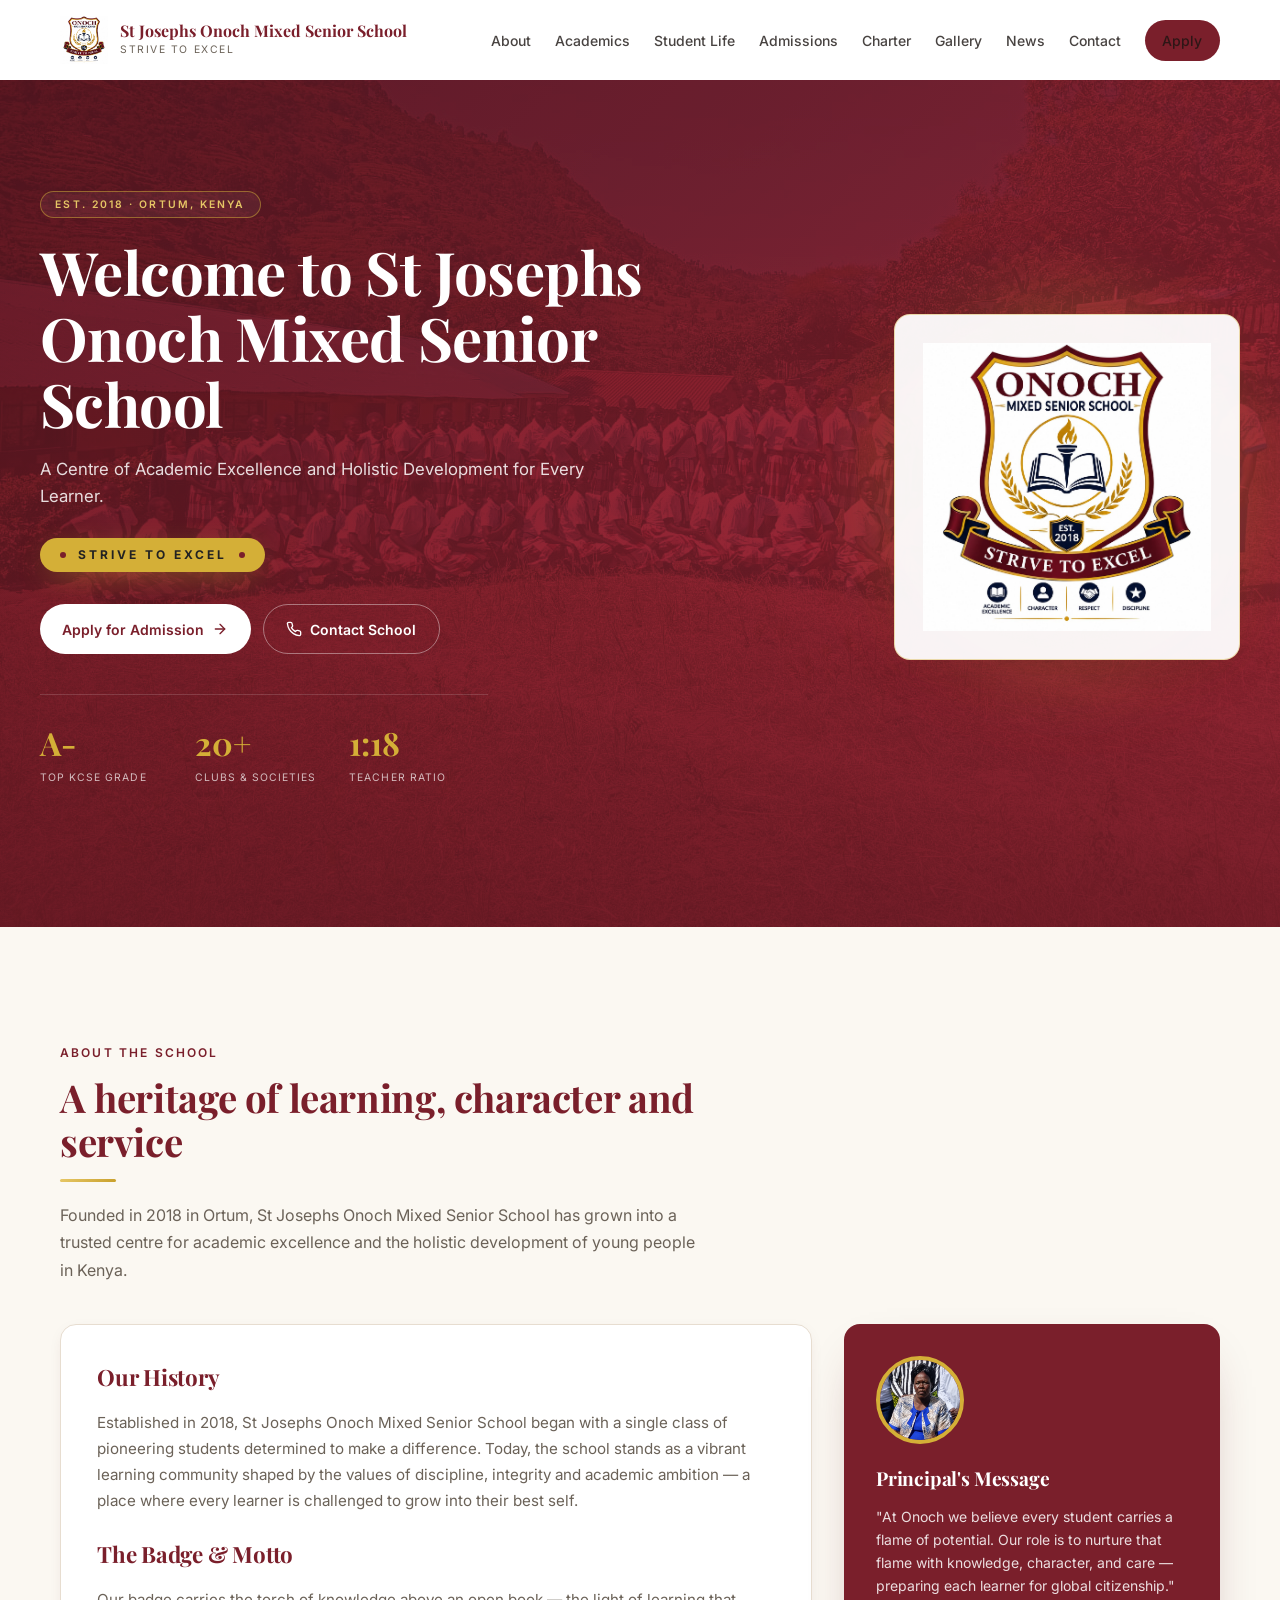
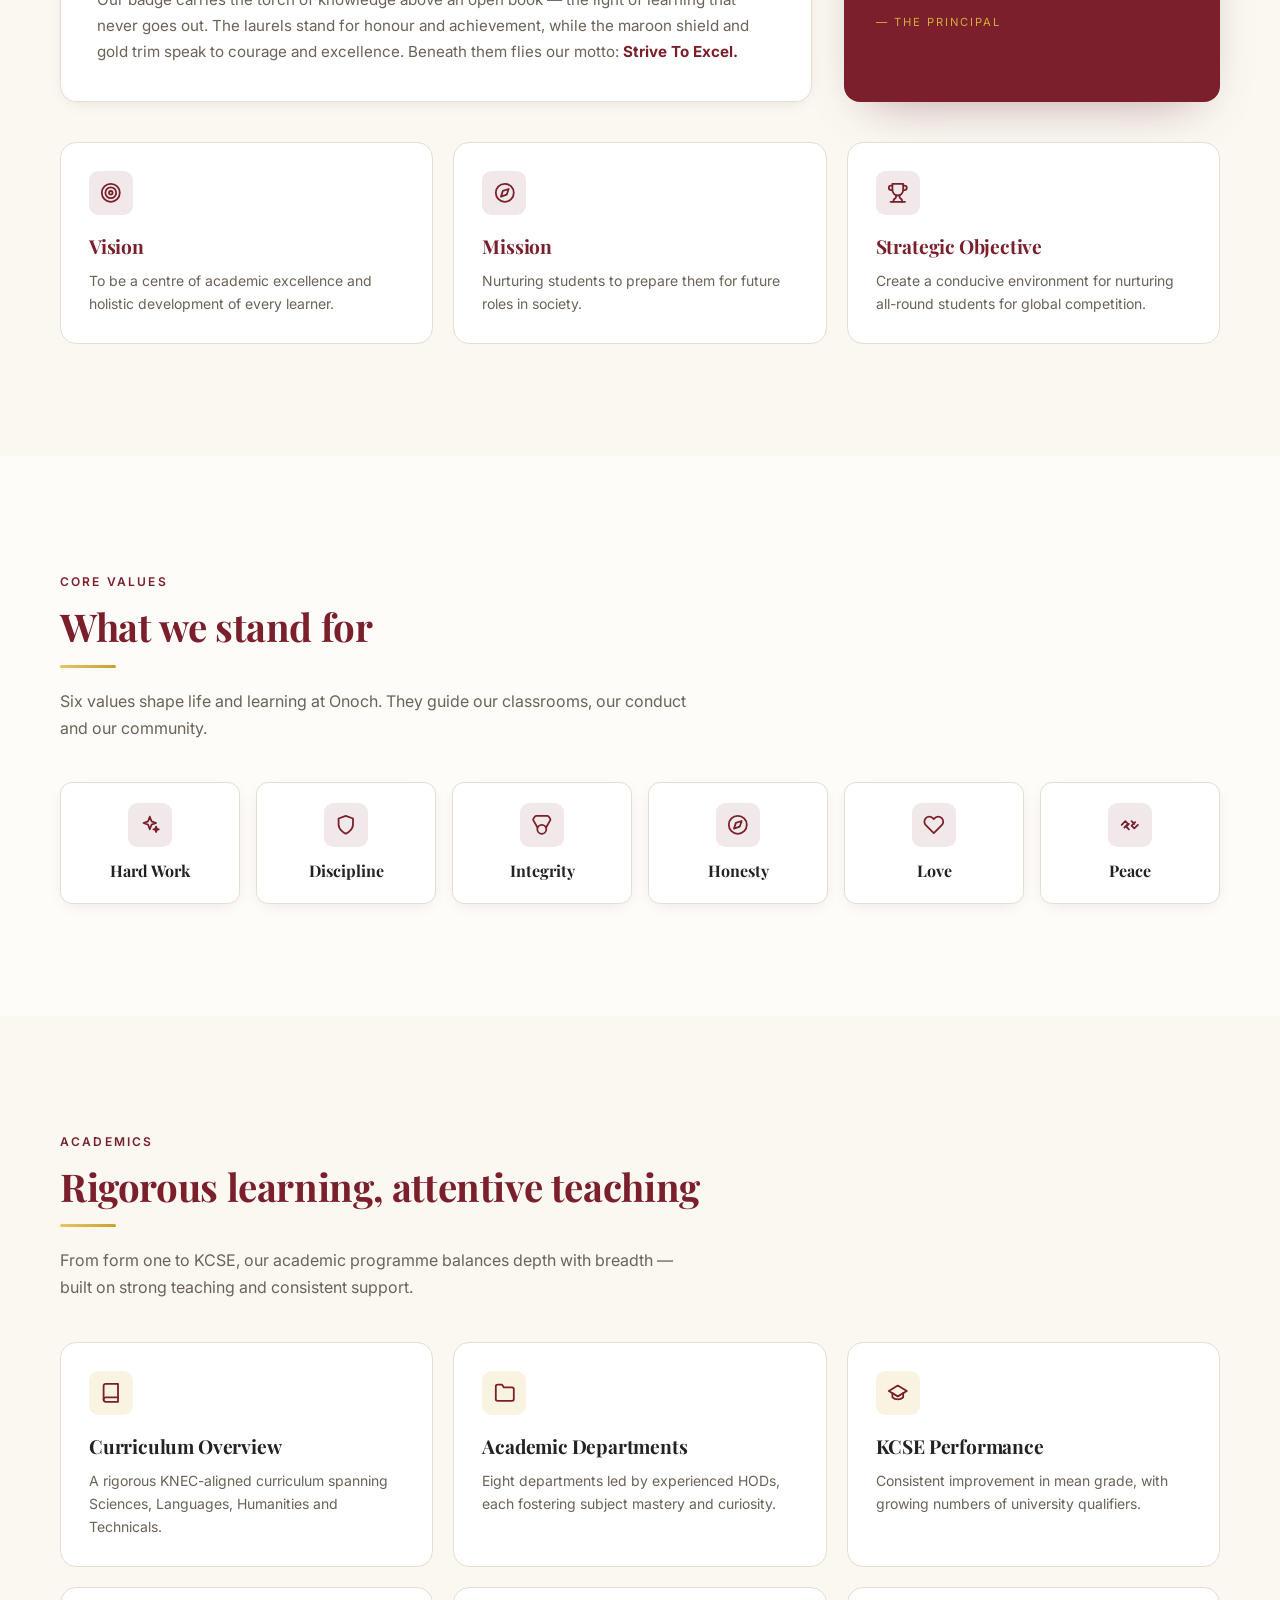
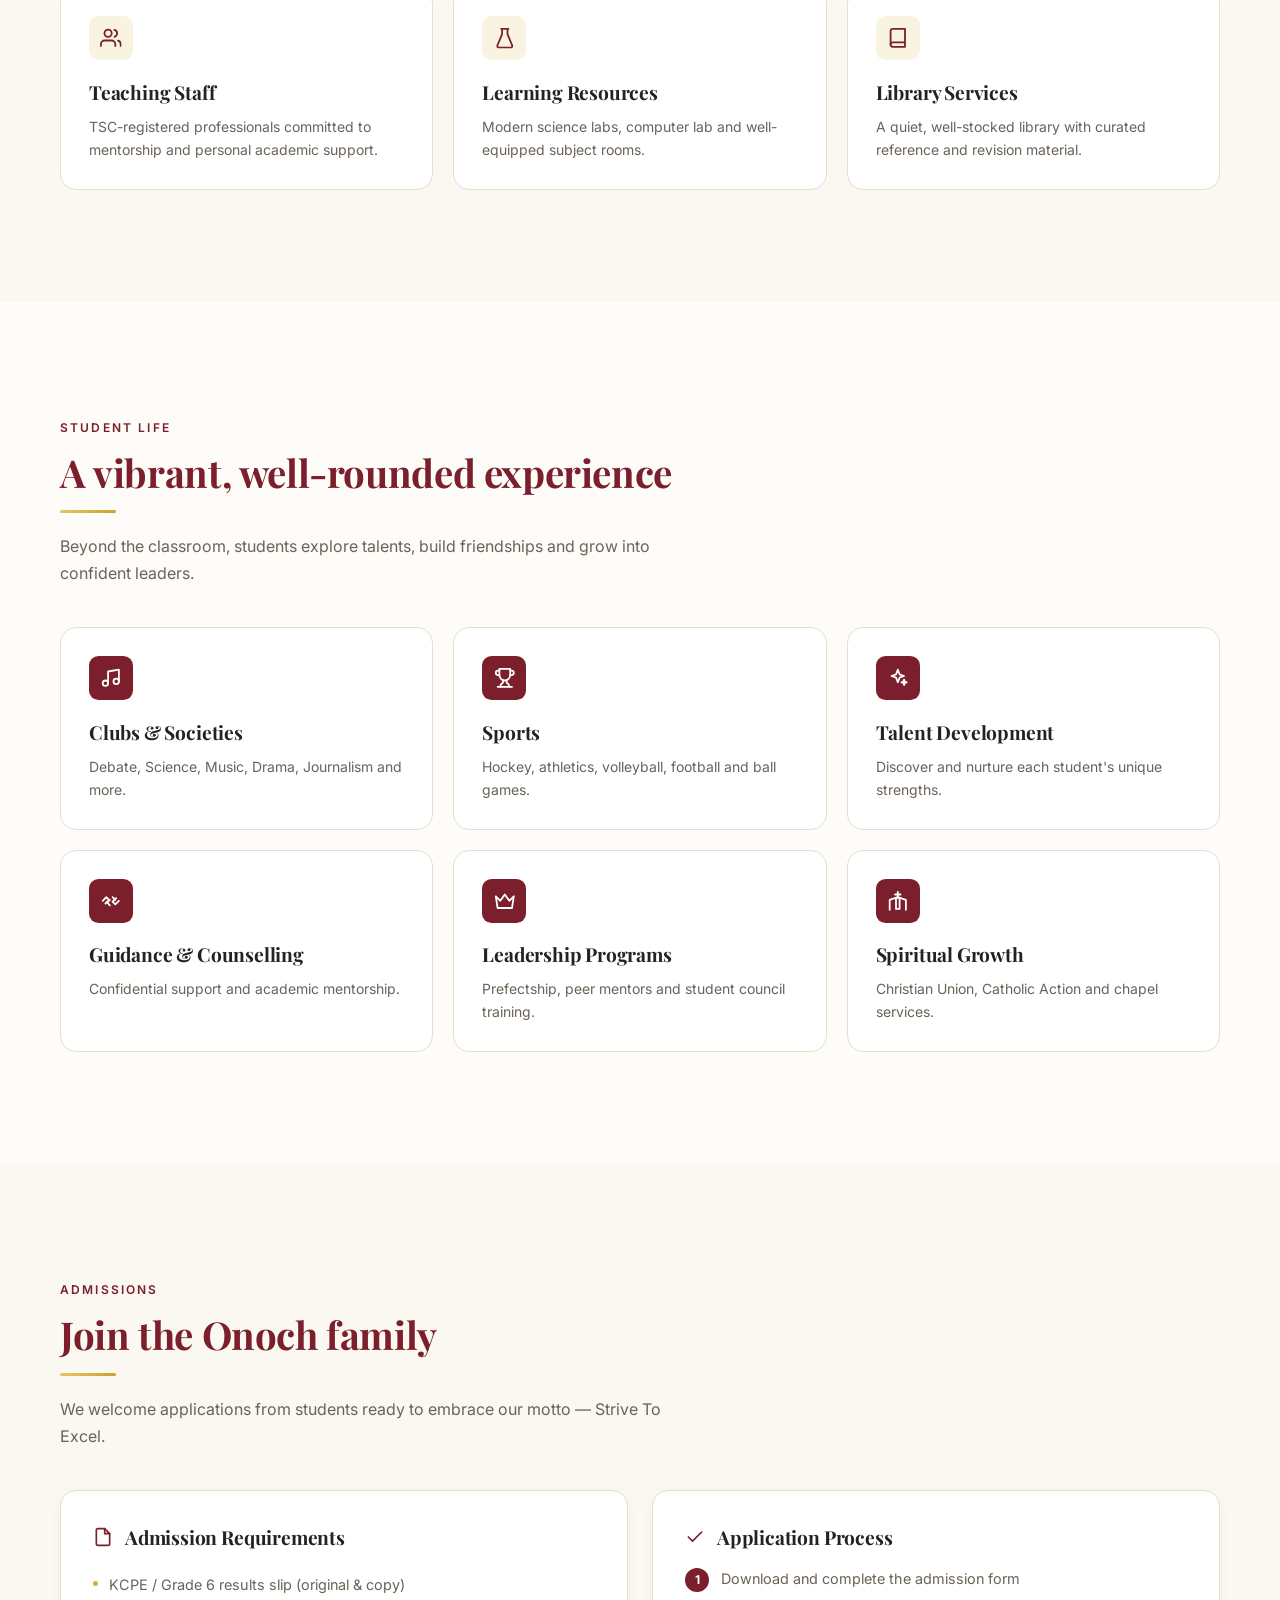
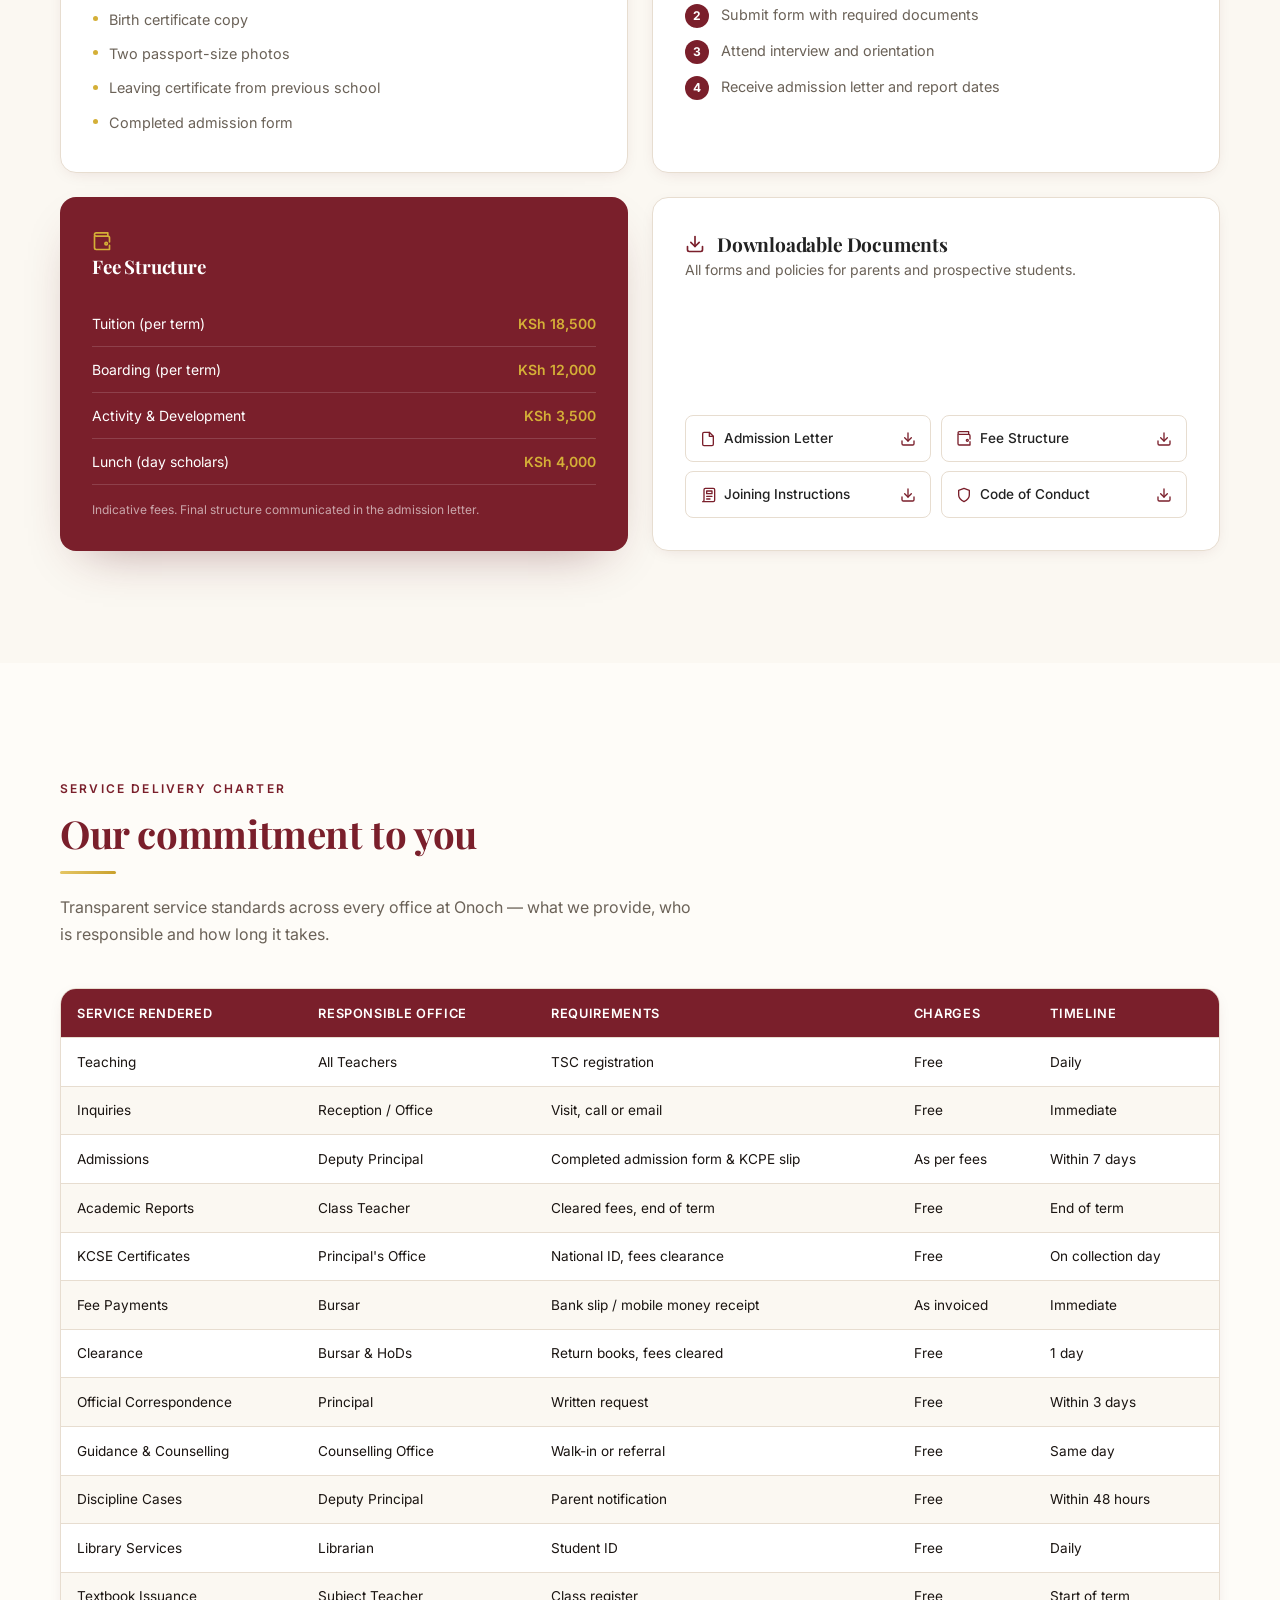
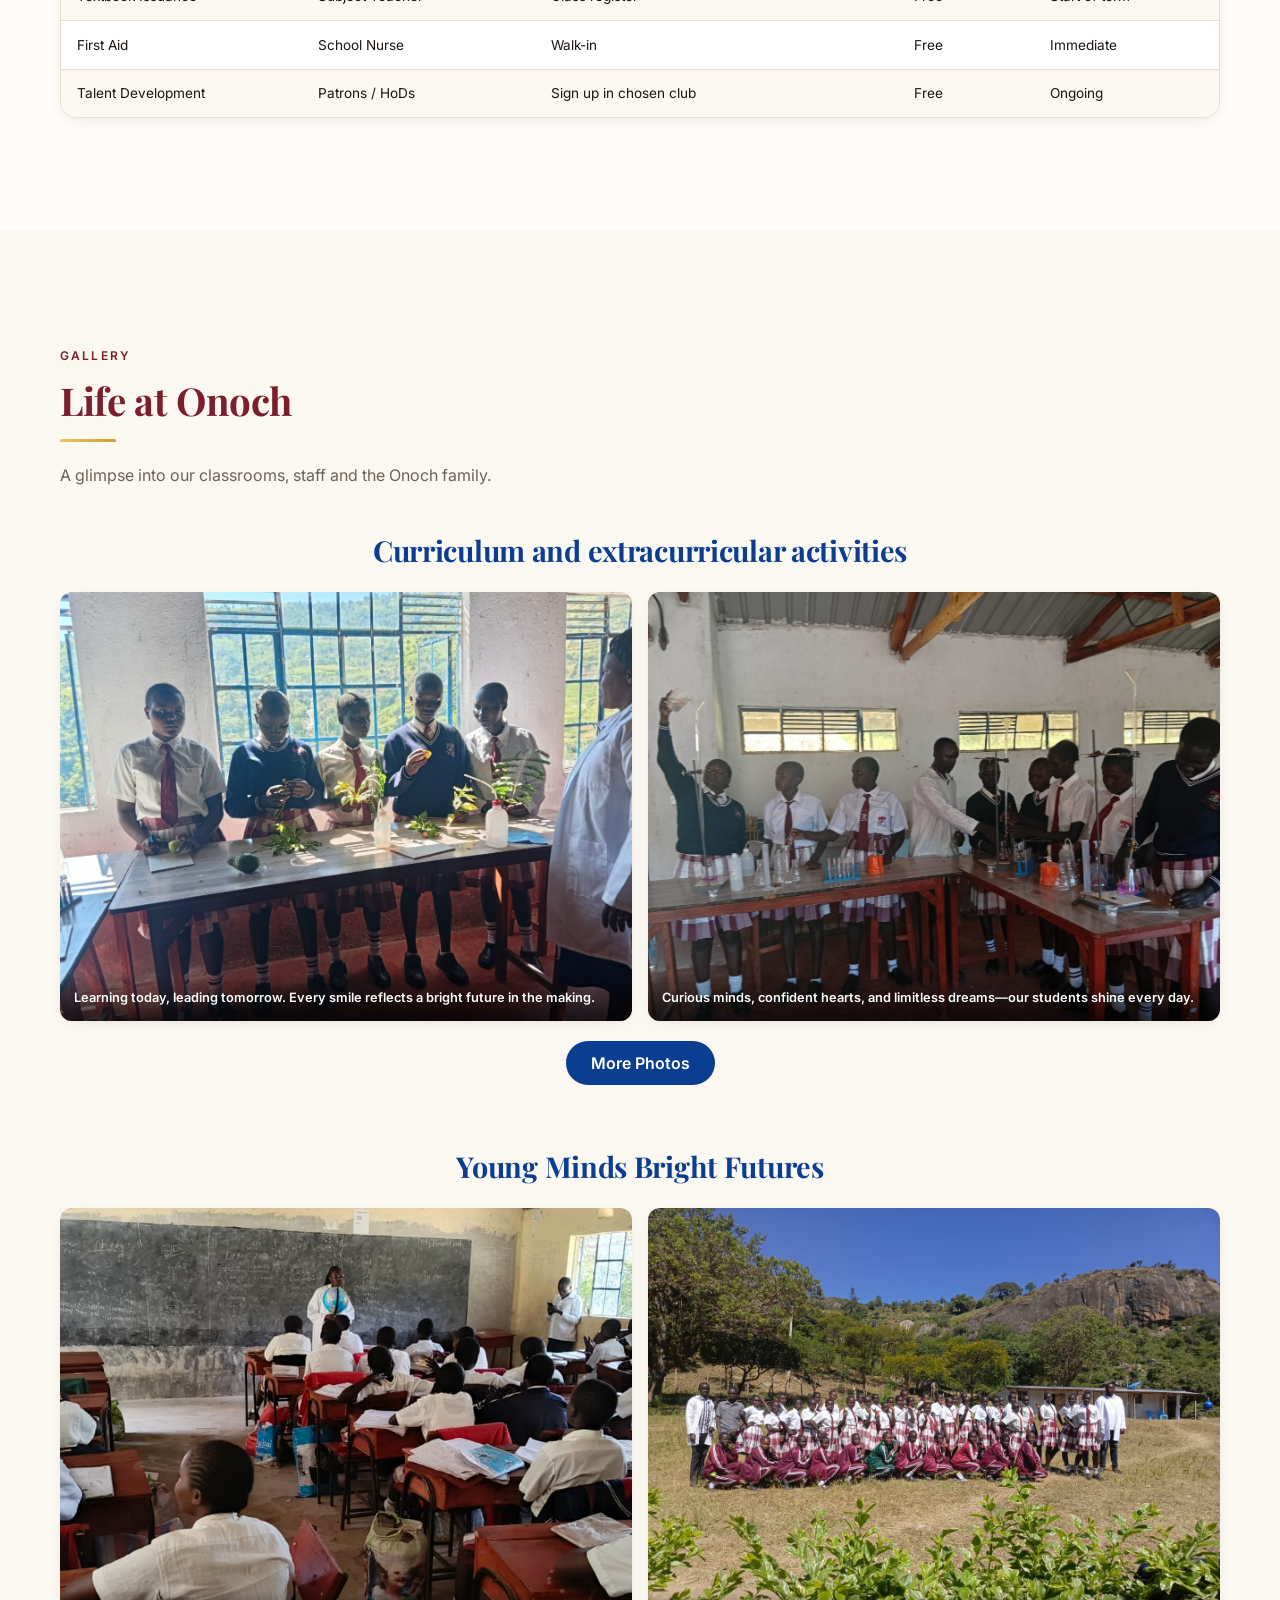
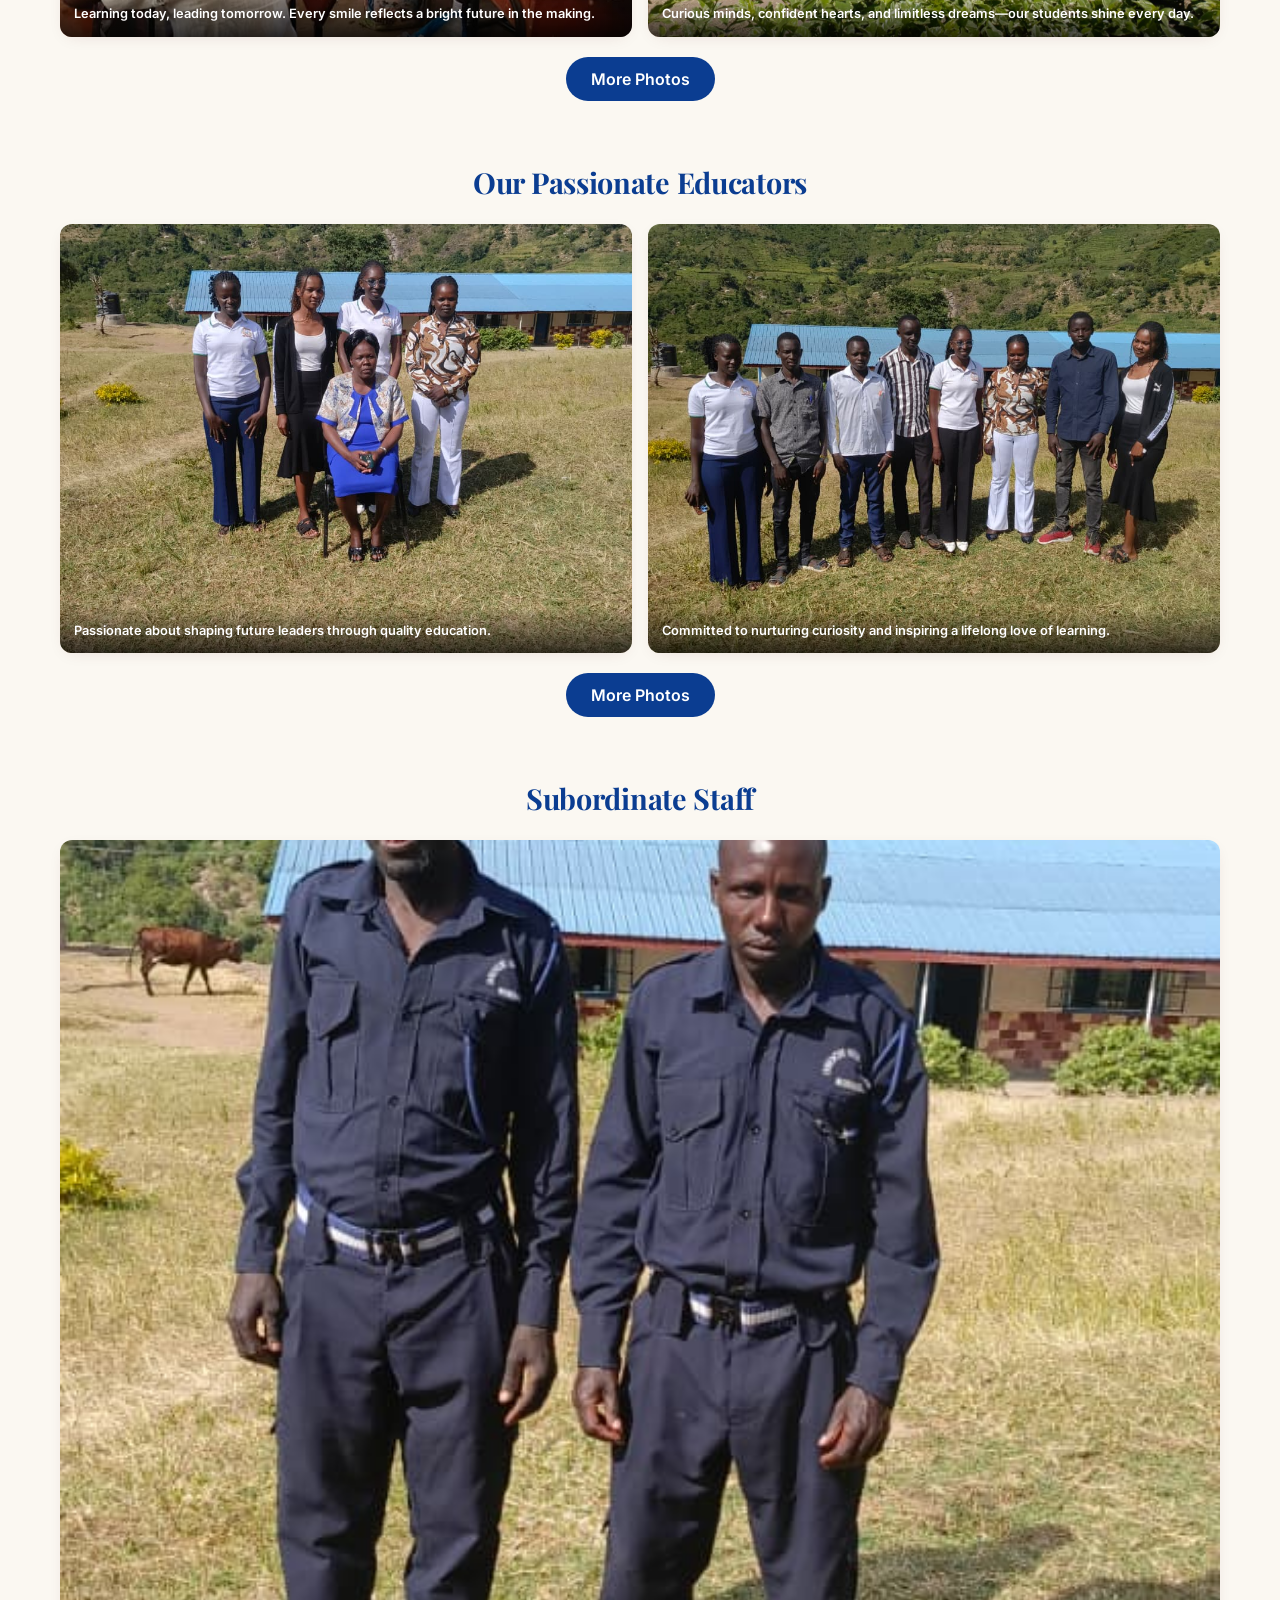
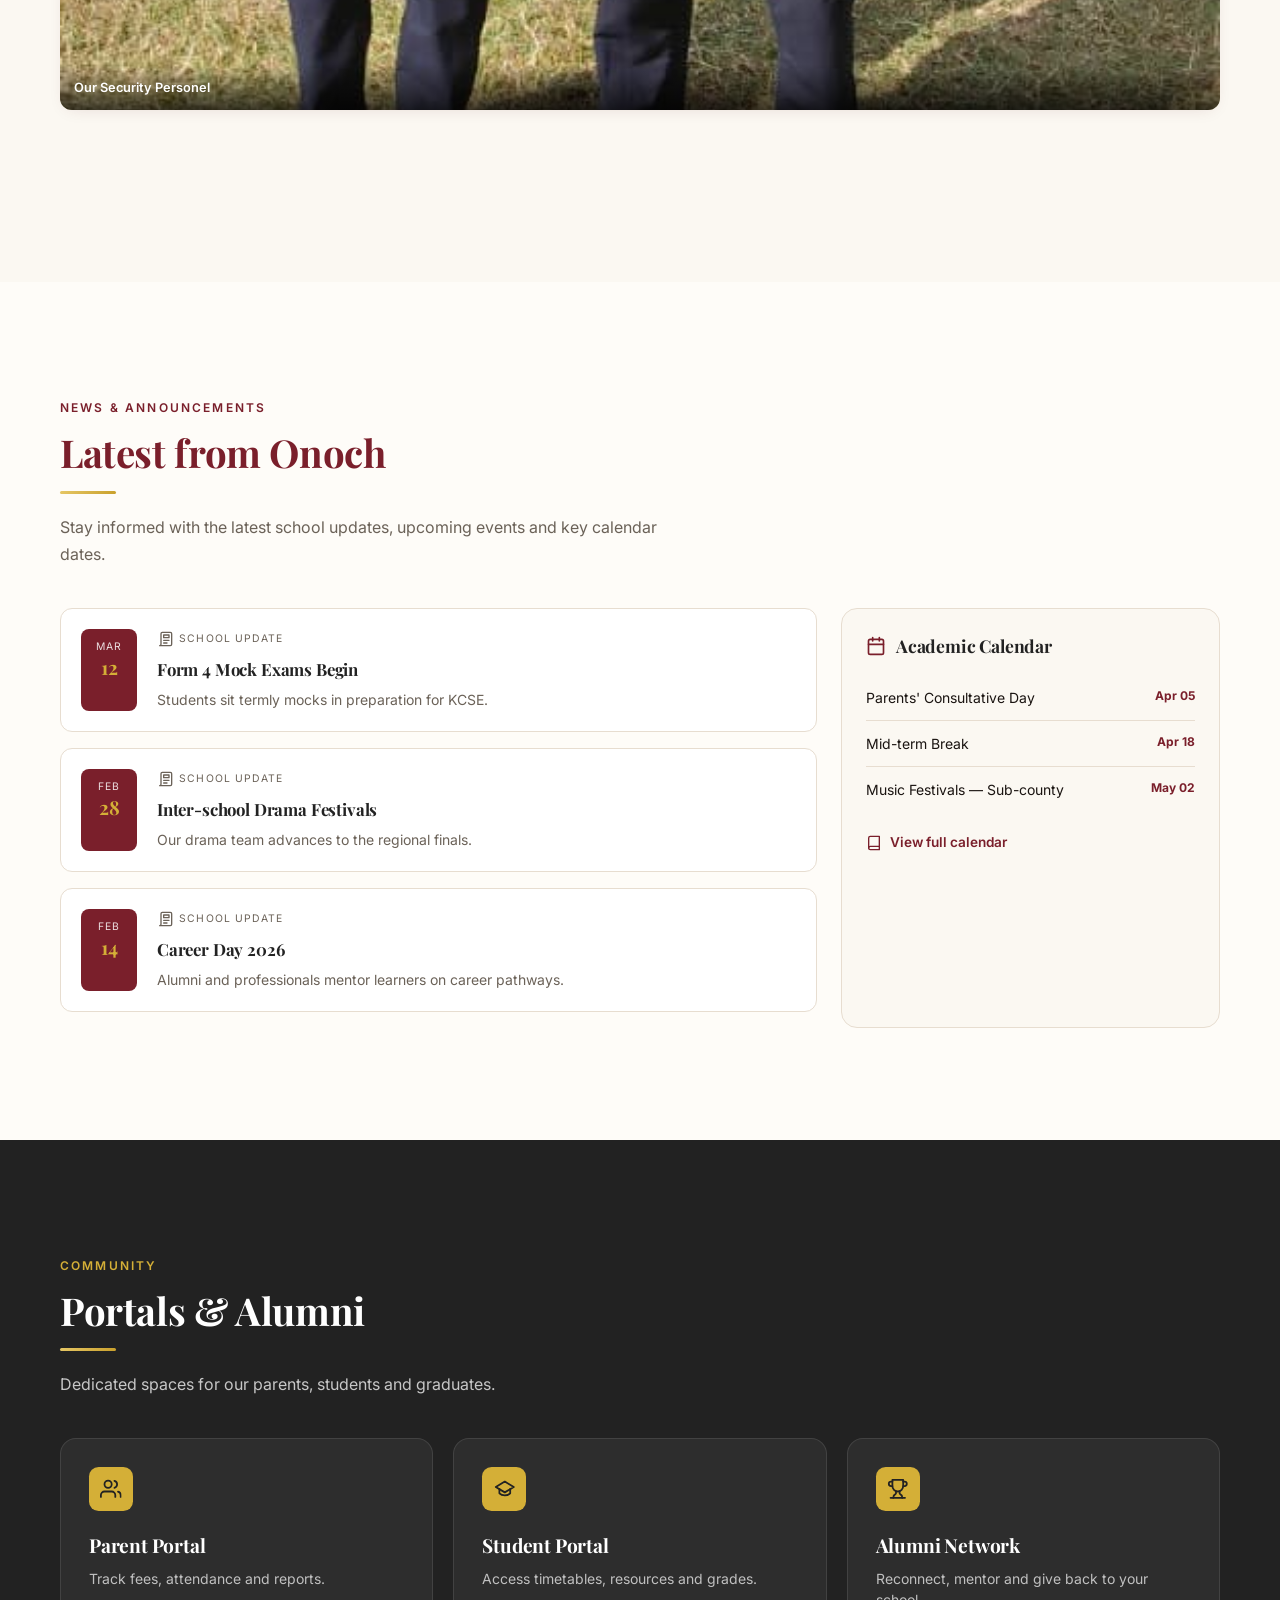
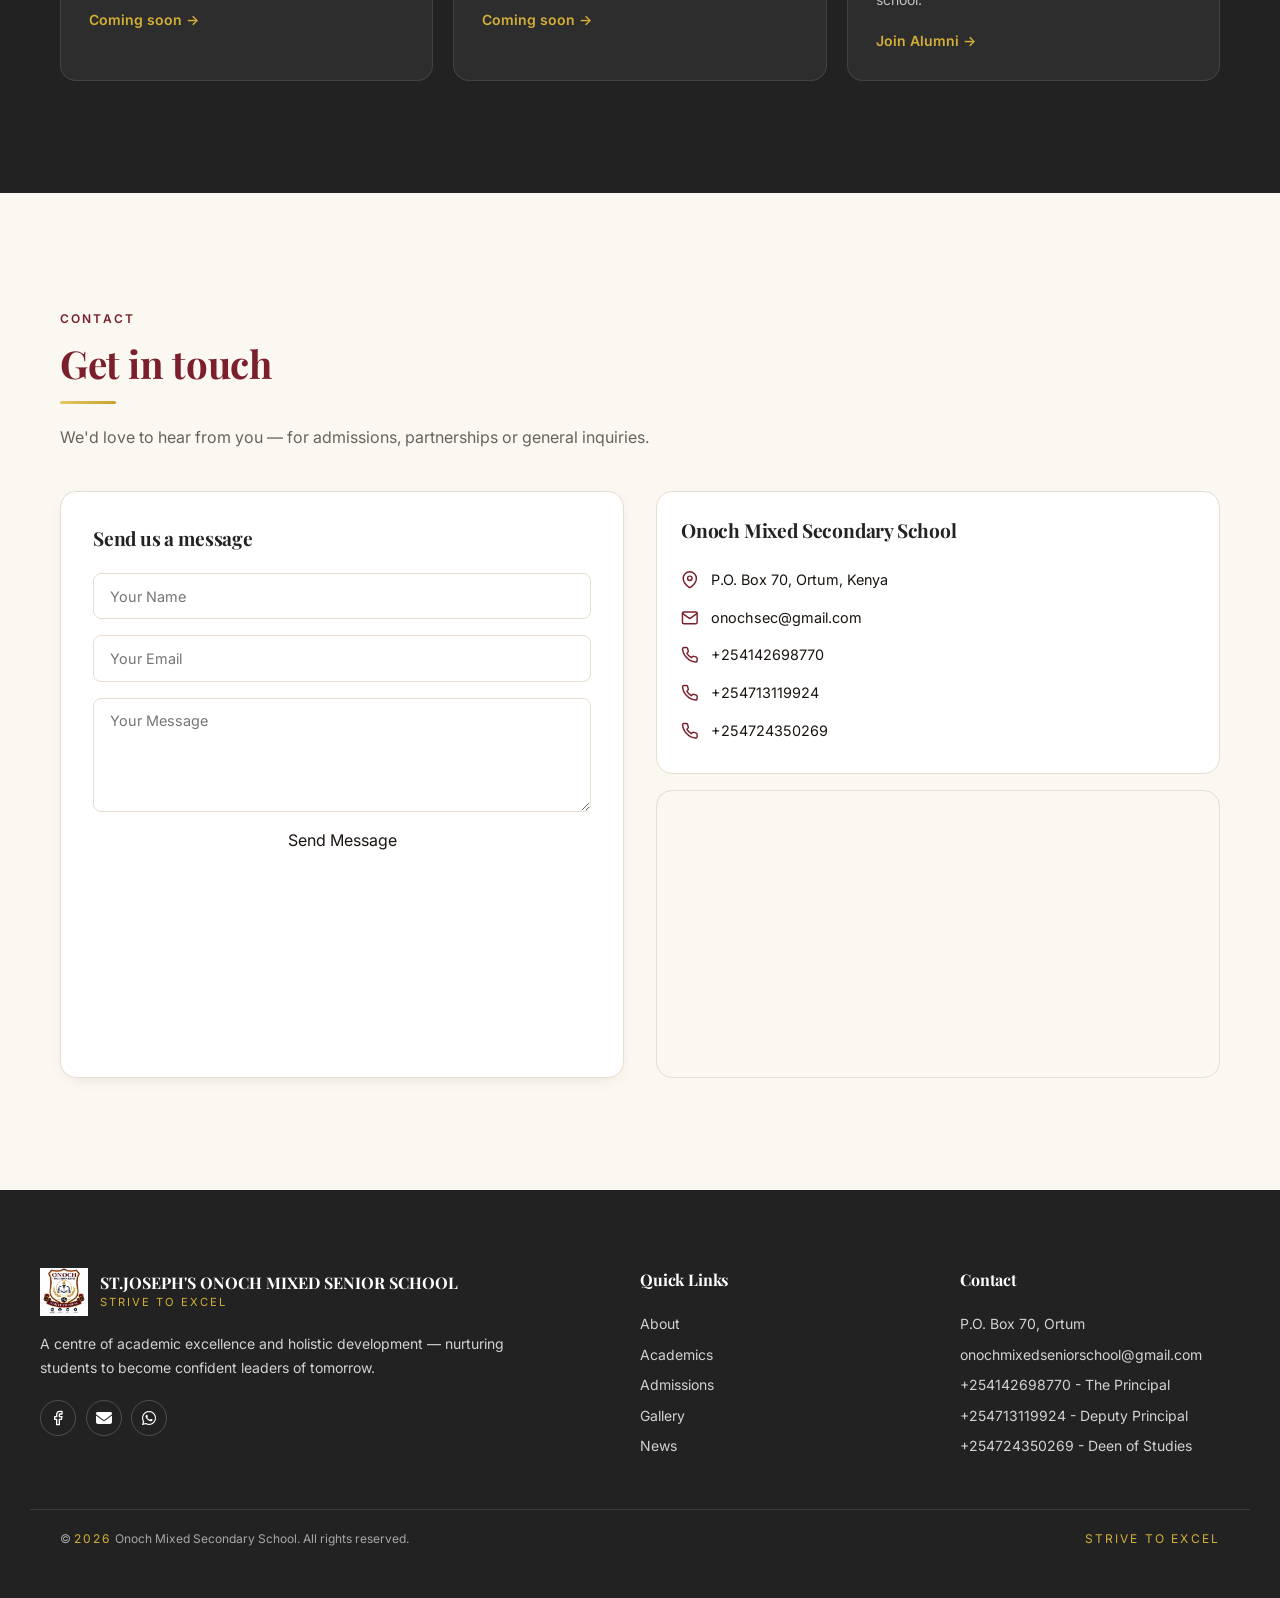
<file: index.html>
<!DOCTYPE html>
<html lang="en">
<head>
<meta charset="UTF-8" />
<meta name="viewport" content="width=device-width, initial-scale=1.0" />
<title>ST.JOSEPH'S ONOCH MIXED SENIOR SCHOOL — Strive To Excel</title>
<meta name="description" content="St. Joseph's Onoch Mixed Secondary School (Ortum) — a centre of academic excellence and holistic development. Apply for admission, explore academics, student life and more." />
<meta property="og:title" content="Onoch Mixed Secondary School — Strive To Excel" />
<meta property="og:description" content="A centre of academic excellence and holistic development of learners." />
<link rel="stylesheet"
href="https://cdnjs.cloudflare.com/ajax/libs/font-awesome/6.5.2/css/all.min.css">
<link rel="icon" type="image/jpeg" href="assets/onoch-badge.jpg" />
  <meta property="og:image" content="http://stjosephsonochmixedseniorschool.com/assets/preview.jpg">
<link rel="preconnect" href="https://fonts.googleapis.com" />
<link rel="preconnect" href="https://fonts.gstatic.com" crossorigin />
<link href="https://fonts.googleapis.com/css2?family=Inter:wght@400;500;600;700&family=Playfair+Display:wght@600;700;800&display=swap" rel="stylesheet" />
<link rel="stylesheet" href="styles.css" />
</head>
<body id="top">

<!-- Inline SVG icon sprite -->
<svg width="0" height="0" style="position:absolute" aria-hidden="true">
  <defs>
    <symbol id="i-menu" viewBox="0 0 24 24"><line x1="3" y1="6" x2="21" y2="6"/><line x1="3" y1="12" x2="21" y2="12"/><line x1="3" y1="18" x2="21" y2="18"/></symbol>
    <symbol id="i-close" viewBox="0 0 24 24"><line x1="18" y1="6" x2="6" y2="18"/><line x1="6" y1="6" x2="18" y2="18"/></symbol>
    <symbol id="i-arrow-right" viewBox="0 0 24 24"><line x1="5" y1="12" x2="19" y2="12"/><polyline points="12 5 19 12 12 19"/></symbol>
    <symbol id="i-phone" viewBox="0 0 24 24"><path d="M22 16.92v3a2 2 0 0 1-2.18 2 19.79 19.79 0 0 1-8.63-3.07 19.5 19.5 0 0 1-6-6 19.79 19.79 0 0 1-3.07-8.67A2 2 0 0 1 4.11 2h3a2 2 0 0 1 2 1.72 12.84 12.84 0 0 0 .7 2.81 2 2 0 0 1-.45 2.11L8.09 9.91a16 16 0 0 0 6 6l1.27-1.27a2 2 0 0 1 2.11-.45 12.84 12.84 0 0 0 2.81.7A2 2 0 0 1 22 16.92z"/></symbol>
    <symbol id="i-mail" viewBox="0 0 24 24"><path d="M4 4h16c1.1 0 2 .9 2 2v12c0 1.1-.9 2-2 2H4c-1.1 0-2-.9-2-2V6c0-1.1.9-2 2-2z"/><polyline points="22,6 12,13 2,6"/></symbol>
    <symbol id="i-pin" viewBox="0 0 24 24"><path d="M21 10c0 7-9 13-9 13s-9-6-9-13a9 9 0 0 1 18 0z"/><circle cx="12" cy="10" r="3"/></symbol>
    <symbol id="i-target" viewBox="0 0 24 24"><circle cx="12" cy="12" r="10"/><circle cx="12" cy="12" r="6"/><circle cx="12" cy="12" r="2"/></symbol>
    <symbol id="i-compass" viewBox="0 0 24 24"><circle cx="12" cy="12" r="10"/><polygon points="16.24 7.76 14.12 14.12 7.76 16.24 9.88 9.88 16.24 7.76"/></symbol>
    <symbol id="i-trophy" viewBox="0 0 24 24"><path d="M6 9H4.5a2.5 2.5 0 0 1 0-5H6"/><path d="M18 9h1.5a2.5 2.5 0 0 0 0-5H18"/><path d="M4 22h16"/><path d="M10 14.66V17c0 .55-.47.98-.97 1.21C7.85 18.75 7 20.24 7 22"/><path d="M14 14.66V17c0 .55.47.98.97 1.21C16.15 18.75 17 20.24 17 22"/><path d="M18 2H6v7a6 6 0 0 0 12 0V2z"/></symbol>
    <symbol id="i-sparkles" viewBox="0 0 24 24"><path d="M12 3l1.9 5.1L19 10l-5.1 1.9L12 17l-1.9-5.1L5 10l5.1-1.9L12 3z"/><path d="M19 14l.9 2.5L22 17l-2.1.5L19 20l-.9-2.5L16 17l2.1-.5L19 14z"/></symbol>
    <symbol id="i-shield" viewBox="0 0 24 24"><path d="M12 22s8-4 8-10V5l-8-3-8 3v7c0 6 8 10 8 10z"/></symbol>
    <symbol id="i-medal" viewBox="0 0 24 24"><path d="M7.21 15 2.66 7.14a2 2 0 0 1 .13-2.2L4.4 2.8A2 2 0 0 1 6 2h12a2 2 0 0 1 1.6.8l1.6 2.14a2 2 0 0 1 .14 2.2L16.79 15"/><circle cx="12" cy="17" r="5"/></symbol>
    <symbol id="i-heart" viewBox="0 0 24 24"><path d="M20.84 4.61a5.5 5.5 0 0 0-7.78 0L12 5.67l-1.06-1.06a5.5 5.5 0 0 0-7.78 7.78l1.06 1.06L12 21.23l7.78-7.78 1.06-1.06a5.5 5.5 0 0 0 0-7.78z"/></symbol>
    <symbol id="i-handshake" viewBox="0 0 24 24"><path d="M11 17l-3-3 3-3"/><path d="M21 12l-4 4-3-3 4-4"/><path d="M3 12l4-4 3 3-4 4"/><path d="M14 8l3 3"/></symbol>
    <symbol id="i-book" viewBox="0 0 24 24"><path d="M4 19.5A2.5 2.5 0 0 1 6.5 17H20"/><path d="M6.5 2H20v20H6.5A2.5 2.5 0 0 1 4 19.5v-15A2.5 2.5 0 0 1 6.5 2z"/></symbol>
    <symbol id="i-folder" viewBox="0 0 24 24"><path d="M22 19a2 2 0 0 1-2 2H4a2 2 0 0 1-2-2V5a2 2 0 0 1 2-2h5l2 3h9a2 2 0 0 1 2 2z"/></symbol>
    <symbol id="i-cap" viewBox="0 0 24 24"><path d="M22 10L12 4 2 10l10 6 10-6z"/><path d="M6 12v5c3 3 9 3 12 0v-5"/></symbol>
    <symbol id="i-users" viewBox="0 0 24 24"><path d="M17 21v-2a4 4 0 0 0-4-4H5a4 4 0 0 0-4 4v2"/><circle cx="9" cy="7" r="4"/><path d="M23 21v-2a4 4 0 0 0-3-3.87"/><path d="M16 3.13a4 4 0 0 1 0 7.75"/></symbol>
    <symbol id="i-flask" viewBox="0 0 24 24"><path d="M9 2v6L4 20a2 2 0 0 0 2 3h12a2 2 0 0 0 2-3L15 8V2"/><line x1="8" y1="2" x2="16" y2="2"/></symbol>
    <symbol id="i-music" viewBox="0 0 24 24"><path d="M9 18V5l12-2v13"/><circle cx="6" cy="18" r="3"/><circle cx="18" cy="16" r="3"/></symbol>
    <symbol id="i-crown" viewBox="0 0 24 24"><path d="M2 7l5 5 5-7 5 7 5-5-2 13H4z"/></symbol>
    <symbol id="i-church" viewBox="0 0 24 24"><path d="M10 9v12h4V9"/><path d="M12 2v7"/><path d="M9 5h6"/><path d="M3 22V11l9-3 9 3v11"/></symbol>
    <symbol id="i-calendar" viewBox="0 0 24 24"><rect x="3" y="4" width="18" height="18" rx="2"/><line x1="16" y1="2" x2="16" y2="6"/><line x1="8" y1="2" x2="8" y2="6"/><line x1="3" y1="10" x2="21" y2="10"/></symbol>
    <symbol id="i-news" viewBox="0 0 24 24"><path d="M4 22h16a2 2 0 0 0 2-2V4a2 2 0 0 0-2-2H8a2 2 0 0 0-2 2v16a2 2 0 0 1-2 2zM18 14h-8M15 18h-5M10 6h8v4h-8z"/></symbol>
    <symbol id="i-download" viewBox="0 0 24 24"><path d="M21 15v4a2 2 0 0 1-2 2H5a2 2 0 0 1-2-2v-4"/><polyline points="7 10 12 15 17 10"/><line x1="12" y1="15" x2="12" y2="3"/></symbol>
    <symbol id="i-file" viewBox="0 0 24 24"><path d="M14 2H6a2 2 0 0 0-2 2v16a2 2 0 0 0 2 2h12a2 2 0 0 0 2-2V8z"/><polyline points="14 2 14 8 20 8"/></symbol>
    <symbol id="i-check" viewBox="0 0 24 24"><polyline points="20 6 9 17 4 12"/></symbol>
    <symbol id="i-wallet" viewBox="0 0 24 24"><path d="M21 12V7a2 2 0 0 0-2-2H5a2 2 0 0 1 0-4h14v4"/><path d="M3 5v14a2 2 0 0 0 2 2h16v-5"/><circle cx="17" cy="14" r="1.5"/></symbol>
    <symbol id="i-send" viewBox="0 0 24 24"><line x1="22" y1="2" x2="11" y2="13"/><polygon points="22 2 15 22 11 13 2 9 22 2"/></symbol>
    <symbol id="i-facebook" viewBox="0 0 24 24"><path d="M18 2h-3a5 5 0 0 0-5 5v3H7v4h3v8h4v-8h3l1-4h-4V7a1 1 0 0 1 1-1h3z"/></symbol>
    <symbol id="i-twitter" viewBox="0 0 24 24"><path d="M4 4l7.5 10L4 20h2l6.5-6.5L17 20h3L12.5 10 20 4h-2l-5.5 5.5L9 4z"/></symbol>
    <symbol id="i-instagram" viewBox="0 0 24 24"><rect x="2" y="2" width="20" height="20" rx="5"/><circle cx="12" cy="12" r="4"/><circle cx="17.5" cy="6.5" r="1" fill="currentColor"/></symbol>
    <symbol id="i-youtube" viewBox="0 0 24 24"><path d="M22.54 6.42a2.78 2.78 0 0 0-1.94-2C18.88 4 12 4 12 4s-6.88 0-8.6.42a2.78 2.78 0 0 0-1.94 2A29 29 0 0 0 1 12a29 29 0 0 0 .46 5.58 2.78 2.78 0 0 0 1.94 2C5.12 20 12 20 12 20s6.88 0 8.6-.42a2.78 2.78 0 0 0 1.94-2A29 29 0 0 0 23 12a29 29 0 0 0-.46-5.58z"/><polygon points="9.75 15.02 15.5 12 9.75 8.98 9.75 15.02" fill="currentColor"/></symbol>
  </defs>
</svg>

<!-- Navbar -->
<header class="nav" id="nav">
  <div class="container nav-inner">
    <a href="#top" class="brand">
      <img src="assets/onoch-badge.jpg" alt="Onoch Mixed Secondary School badge" />
      <div class="brand-text">
        <div class="name">St Josephs Onoch Mixed Senior School</div>
        <div class="motto">Strive To Excel</div>
      </div>
    </a>
    <nav class="nav-links">
      <a href="#about">About</a>
      <a href="#academics">Academics</a>
      <a href="#student-life">Student Life</a>
      <a href="#admissions">Admissions</a>
      <a href="#charter">Charter</a>
      <a href="#gallery">Gallery</a>
      <a href="#news">News</a>
      <a href="#contact">Contact</a>
      <a href="#admissions" class="btn btn-primary">Apply</a>
    </nav>
    <button class="menu-btn" id="menuBtn" aria-label="Toggle menu" aria-expanded="false">
      <svg class="ic" aria-hidden="true"><use href="#i-menu"/></svg>
    </button>
  </div>
  <div class="mobile-menu container" id="mobileMenu">
    <a href="#about">About</a>
    <a href="#academics">Academics</a>
    <a href="#student-life">Student Life</a>
    <a href="#admissions">Admissions</a>
    <a href="#charter">Charter</a>
    <a href="#gallery">Gallery</a>
    <a href="#news">News</a>
    <a href="#contact">Contact</a>
    <a href="#admissions" class="btn btn-primary">Apply for Admission</a>
  </div>
</header>

<!-- Hero -->
<section class="hero">
  <div class="hero-bg"></div>
  <img class="hero-img" src="assets/hero-campus.jpg" alt="Onoch school campus" />
  <div class="hero-overlay"></div>
  <div class="container hero-inner">
    <div class="fade-up hero-copy">
      <span class="tag">Est. 2018 · Ortum, Kenya</span>
      <h1>Welcome to St Josephs Onoch Mixed Senior School</h1>
      <p class="lead">A Centre of Academic Excellence and Holistic Development for Every Learner.</p>
      <div class="motto-pill"><span class="dot"></span>Strive To Excel<span class="dot"></span></div>
      <div class="hero-ctas">
        <a href="#admissions" class="btn btn-light btn-lg">
          Apply for Admission
          <svg class="ic" aria-hidden="true"><use href="#i-arrow-right"/></svg>
        </a>
        <a href="#contact" class="btn btn-outline btn-lg">
          <svg class="ic" aria-hidden="true"><use href="#i-phone"/></svg>
          Contact School
        </a>
      </div>
      <dl class="hero-stats">
        <div><dt>A-</dt><dd>Top KCSE Grade</dd></div>
        <div><dt>20+</dt><dd>Clubs &amp; Societies</dd></div>
        <div><dt>1:18</dt><dd>Teacher Ratio</dd></div>
      </dl>
    </div>
    <div class="badge-card">
      <div class="badge-wrap">
        <div class="badge-glow"></div>
        <div class="badge-frame"><img src="assets/onoch-badge.jpg" alt="Onoch school badge" /></div>
      </div>
    </div>
  </div>
</section>

<!-- About -->
<section id="about" class="section cream">
  <div class="container">
    <div class="section-header">
      <span class="eyebrow">About the School</span>
      <h2 class="section-title">A heritage of learning, character and service</h2>
      <span class="gold-rule"></span>
      <p>Founded in 2018 in Ortum, St Josephs Onoch Mixed Senior School has grown into a trusted centre for academic excellence and the holistic development of young people in Kenya.</p>
    </div>
    <div class="about-grid">
      <article class="about-main">
        <h3>Our History</h3>
        <p>Established in 2018, St Josephs Onoch Mixed Senior School began with a single class of pioneering students determined to make a difference. Today, the school stands as a vibrant learning community shaped by the values of discipline, integrity and academic ambition — a place where every learner is challenged to grow into their best self.</p>
        <h3>The Badge &amp; Motto</h3>
        <p>Our badge carries the torch of knowledge above an open book — the light of learning that never goes out. The laurels stand for honour and achievement, while the maroon shield and gold trim speak to courage and excellence. Beneath them flies our motto: <b style="color:var(--maroon)">Strive To Excel.</b></p>
      </article>
      <aside class="principal">
        <img src="assets/principal.jpg" alt="Principal" />
        <h3>Principal's Message</h3>
        <p>"At Onoch we believe every student carries a flame of potential. Our role is to nurture that flame with knowledge, character, and care — preparing each learner for global citizenship."</p>
        <p class="sig">— The Principal</p>
      </aside>
    </div>
    <div class="vmo">
      <div class="card hover-lift"><div class="icon-box"><svg class="ic"><use href="#i-target"/></svg></div><h3>Vision</h3><p>To be a centre of academic excellence and holistic development of every learner.</p></div>
      <div class="card hover-lift"><div class="icon-box"><svg class="ic"><use href="#i-compass"/></svg></div><h3>Mission</h3><p>Nurturing students to prepare them for future roles in society.</p></div>
      <div class="card hover-lift"><div class="icon-box"><svg class="ic"><use href="#i-trophy"/></svg></div><h3>Strategic Objective</h3><p>Create a conducive environment for nurturing all-round students for global competition.</p></div>
    </div>
  </div>
</section>

<!-- Core Values -->
<section class="section">
  <div class="container">
    <div class="section-header">
      <span class="eyebrow">Core Values</span>
      <h2 class="section-title">What we stand for</h2>
      <span class="gold-rule"></span>
      <p>Six values shape life and learning at Onoch. They guide our classrooms, our conduct and our community.</p>
    </div>
    <div class="values">
      <div class="value"><div class="icon-box"><svg class="ic"><use href="#i-sparkles"/></svg></div><div class="label">Hard Work</div></div>
      <div class="value"><div class="icon-box"><svg class="ic"><use href="#i-shield"/></svg></div><div class="label">Discipline</div></div>
      <div class="value"><div class="icon-box"><svg class="ic"><use href="#i-medal"/></svg></div><div class="label">Integrity</div></div>
      <div class="value"><div class="icon-box"><svg class="ic"><use href="#i-compass"/></svg></div><div class="label">Honesty</div></div>
      <div class="value"><div class="icon-box"><svg class="ic"><use href="#i-heart"/></svg></div><div class="label">Love</div></div>
      <div class="value"><div class="icon-box"><svg class="ic"><use href="#i-handshake"/></svg></div><div class="label">Peace</div></div>
    </div>
  </div>
</section>

<!-- Academics -->
<section id="academics" class="section cream">
  <div class="container">
    <div class="section-header">
      <span class="eyebrow">Academics</span>
      <h2 class="section-title">Rigorous learning, attentive teaching</h2>
      <span class="gold-rule"></span>
      <p>From form one to KCSE, our academic programme balances depth with breadth — built on strong teaching and consistent support.</p>
    </div>
    <div class="grid-3" id="academicsGrid"></div>
  </div>
</section>

<!-- Student Life -->
<section id="student-life" class="section">
  <div class="container">
    <div class="section-header">
      <span class="eyebrow">Student Life</span>
      <h2 class="section-title">A vibrant, well-rounded experience</h2>
      <span class="gold-rule"></span>
      <p>Beyond the classroom, students explore talents, build friendships and grow into confident leaders.</p>
    </div>
    <div class="grid-3" id="studentLifeGrid"></div>
  </div>
</section>

<!-- Admissions -->
<section id="admissions" class="section cream">
  <div class="container">
    <div class="section-header">
      <span class="eyebrow">Admissions</span>
      <h2 class="section-title">Join the Onoch family</h2>
      <span class="gold-rule"></span>
      <p>We welcome applications from students ready to embrace our motto — Strive To Excel.</p>
    </div>
    <div class="adm-grid">
      <div class="adm-card">
        <div class="row-icon"><svg class="ic ic-md"><use href="#i-file"/></svg><h3>Admission Requirements</h3></div>
        <ul class="bullets">
          <li>KCPE / Grade 6 results slip (original &amp; copy)</li>
          <li>Birth certificate copy</li>
          <li>Two passport-size photos</li>
          <li>Leaving certificate from previous school</li>
          <li>Completed admission form</li>
        </ul>
      </div>
      <div class="adm-card">
        <div class="row-icon"><svg class="ic ic-md"><use href="#i-check"/></svg><h3>Application Process</h3></div>
        <ol class="steps">
          <li><span class="num">1</span>Download and complete the admission form</li>
          <li><span class="num">2</span>Submit form with required documents</li>
          <li><span class="num">3</span>Attend interview and orientation</li>
          <li><span class="num">4</span>Receive admission letter and report dates</li>
        </ol>
      </div>
      <div class="fee-card">
        <div class="row-icon"><svg class="ic ic-md ic-gold"><use href="#i-wallet"/></svg><h3>Fee Structure</h3></div>
        <div class="fees">
          <div class="fee-row"><span>Tuition (per term)</span><b>KSh 18,500</b></div>
          <div class="fee-row"><span>Boarding (per term)</span><b>KSh 12,000</b></div>
          <div class="fee-row"><span>Activity &amp; Development</span><b>KSh 3,500</b></div>
          <div class="fee-row"><span>Lunch (day scholars)</span><b>KSh 4,000</b></div>
        </div>
        <p class="fee-note">Indicative fees. Final structure communicated in the admission letter.</p>
      </div>
      <div class="adm-card adm-downloads">
        <div>
          <div class="row-icon"><svg class="ic ic-md"><use href="#i-download"/></svg><h3>Downloadable Documents</h3></div>
          <p class="muted small">All forms and policies for parents and prospective students.</p>
        </div>
        <div class="downloads">
          <a href="assets/onoch-admission-letter.pdf" download class="dl">
            <span><svg class="ic"><use href="#i-file"/></svg> Admission Letter</span>
            <svg class="ic"><use href="#i-download"/></svg>
          </a>
          <a href="assets/onoch-fee-structure.pdf" download class="dl">
            <span><svg class="ic"><use href="#i-wallet"/></svg> Fee Structure</span>
            <svg class="ic"><use href="#i-download"/></svg>
          </a>
          <a href="assets/onoch-admission-letter.pdf" download class="dl">
            <span><svg class="ic"><use href="#i-news"/></svg> Joining Instructions</span>
            <svg class="ic"><use href="#i-download"/></svg>
          </a>
          <a href="#" class="dl">
            <span><svg class="ic"><use href="#i-shield"/></svg> Code of Conduct</span>
            <svg class="ic"><use href="#i-download"/></svg>
          </a>
        </div>
      </div>
    </div>
  </div>
</section>

<!-- Charter -->
<section id="charter" class="section">
  <div class="container">
    <div class="section-header">
      <span class="eyebrow">Service Delivery Charter</span>
      <h2 class="section-title">Our commitment to you</h2>
      <span class="gold-rule"></span>
      <p>Transparent service standards across every office at Onoch — what we provide, who is responsible and how long it takes.</p>
    </div>
    <div class="table-wrap"><div class="table-scroll"><table id="charterTable">
      <thead><tr><th>Service Rendered</th><th>Responsible Office</th><th>Requirements</th><th>Charges</th><th>Timeline</th></tr></thead>
      <tbody></tbody>
    </table></div></div>
  </div>
</section>

<!<!-- Gallery -->
<section id="gallery" class="section cream">
  <div class="container">
    <div class="section-header">
      <span class="eyebrow">Gallery</span>
      <h2 class="section-title">Life at Onoch</h2>
      <span class="gold-rule"></span>
      <p>A glimpse into our classrooms, staff and the Onoch family.</p>
    </div>
    <!-- Activities -->
    <div class="gallery-category">
      <h3>Curriculum and extracurricular activities</h3>

      <div class="gallery-grid">
        <!-- Visible Photos -->
        <figure class="tile">
          <img src="assets/activity1.jpg" alt="">
          <figcaption class="cap">Learning today, leading tomorrow. Every smile reflects a bright future in the making.</figcaption>
        </figure>

        <figure class="tile">
          <img src="assets/activity2.jpg" alt="">
          <figcaption class="cap">Curious minds, confident hearts, and limitless dreams—our students shine every day.</figcaption>
        </figure>

        <!-- Hidden Photos -->
        <div class="extra-images">
          <figure class="tile">
            <img src="assets/activity3.jpg" alt="">
            <figcaption class="cap">Where knowledge meets creativity, and every student is inspired to achieve excellence.</figcaption>
          </figure>

          <figure class="tile">
            <img src="assets/activity4.jpg" alt="">
            <figcaption class="cap">Building character, nurturing talent, and empowering the next generation of leaders.</figcaption>
          </figure>

          <figure class="tile">
            <img src="assets/activity5.jpg" alt="">
            <figcaption class="cap">Every classroom tells a story of growth, friendship, discovery, and success.</figcaption>
          </figure>
                    <figure class="tile">
            <img src="assets/activity6.jpg" alt="">
            <figcaption class="cap">Where knowledge meets creativity, and every student is inspired to achieve excellence.</figcaption>
          </figure>

          <figure class="tile">
            <img src="assets/activity7.jpg" alt="">
            <figcaption class="cap">Building character, nurturing talent, and empowering the next generation of leaders.</figcaption>
          </figure>

          <figure class="tile">
            <img src="assets/activity8.jpg" alt="">
            <figcaption class="cap">Every classroom tells a story of growth, friendship, discovery, and success.</figcaption>
            </figure>
        </div>
      </div>

      <button class="more-btn">More Photos</button>
    </div>





    
    <!-- STUDENTS -->
    <div class="gallery-category">
      <h3>Young Minds Bright Futures</h3>

      <div class="gallery-grid">
        <!-- Visible Photos -->
        <figure class="tile">
          <img src="assets/student1.jpg" alt="">
          <figcaption class="cap">Learning today, leading tomorrow. Every smile reflects a bright future in the making.</figcaption>
        </figure>

        <figure class="tile">
          <img src="assets/student2.jpg" alt="">
          <figcaption class="cap">Curious minds, confident hearts, and limitless dreams—our students shine every day.</figcaption>
        </figure>

        <!-- Hidden Photos -->
        <div class="extra-images">
          <figure class="tile">
            <img src="assets/student3.jpg" alt="">
            <figcaption class="cap">Where knowledge meets creativity, and every student is inspired to achieve excellence.</figcaption>
          </figure>

          <figure class="tile">
            <img src="assets/student4.jpg" alt="">
            <figcaption class="cap">Building character, nurturing talent, and empowering the next generation of leaders.</figcaption>
          </figure>

          <figure class="tile">
            <img src="assets/student5.jpg" alt="">
            <figcaption class="cap">Every classroom tells a story of growth, friendship, discovery, and success.</figcaption>
          </figure>

          <figure class="tile">
            <img src="assets/student6.jpg" alt="">
            <figcaption class="cap">Together we learn, together we grow, together we create a future full of possibilities.</figcaption>
          </figure>

          <figure class="tile">
            <img src="assets/student7.jpg" alt="">
            <figcaption class="cap">Moments of joy, teamwork, and achievement that make our school community truly exceptional.</figcaption>
          </figure>

                    <figure class="tile">
            <img src="assets/student8.jpg" alt="">
            <figcaption class="cap">Every smile tells a story of determination, every achievement marks a step toward greatness.</figcaption>
                    </figure>

                    <figure class="tile">
            <img src="assets/student9.jpg" alt="">
            <figcaption class="cap">Inspiring excellence through learning, friendship, innovation, and unforgettable school experiences.</figcaption>
                    </figure>

                    <figure class="tile">
            <img src="assets/student10.jpg" alt="">
            <figcaption class="cap">Growing in knowledge, building confidence, and creating memories that last a lifetime.</figcaption>
                    </figure>
        </div>
      </div>

      <button class="more-btn">More Photos</button>
    </div>

    <!-- STAFF -->
    <div class="gallery-category">
      <h3>Our Passionate Educators</h3>

      <div class="gallery-grid">
        <figure class="tile">
          <img src="assets/staff1.jpg" alt="">
          <figcaption class="cap">Passionate about shaping future leaders through quality education.</figcaption>
        </figure>

        <figure class="tile">
          <img src="assets/staff2.jpg" alt="">
          <figcaption class="cap">Committed to nurturing curiosity and inspiring a lifelong love of learning.</figcaption>
        </figure>

        <div class="extra-images">
          <figure class="tile"><img src="assets/staff3.jpg">
          <figcaption class="cap">Empowering students with knowledge, confidence, and strong values.</figcaption>
          </figure>
          <figure class="tile"><img src="assets/staff4.jpg">
          <figcaption class="cap">Dedicated to creating an engaging and supportive classroom environment.</figcaption>
          </figure>
          <figure class="tile"><img src="assets/staff5.jpg">
          <figcaption class="cap">Guiding every learner to discover and achieve their full potential.</figcaption>
          </figure>
          <figure class="tile"><img src="assets/staff6.jpg">
          <figcaption class="cap">Encouraging creativity, critical thinking, and academic excellence.</figcaption>
          </figure>
          <figure class="tile"><img src="assets/staff7.jpg">
            <figcaption class="cap">Building meaningful connections that help students thrive.</figcaption>
          </figure>
          </figure>
          <figure class="tile"><img src="assets/staff8.jpg">
            <figcaption class="cap">Making a positive difference, one student at a time.</figcaption>
          </figure>
        </div>
      </div>

      <button class="more-btn">More Photos</button>
    </div>

    <!-- SUBORDINATE STAFF -->
    <div class="gallery-category">
      <h3>Subordinate Staff</h3>

      <div class="gallery-grid">
        <figure class="tile">
          <img src="assets/sub1.jpg" alt="">
          <figcaption class="cap">Our Security Personel</figcaption>
        </figure>    
      </div>
  </div>
</section>

<!-- News -->
<section id="news" class="section">
  <div class="container">
    <div class="section-header">
      <span class="eyebrow">News &amp; Announcements</span>
      <h2 class="section-title">Latest from Onoch</h2>
      <span class="gold-rule"></span>
      <p>Stay informed with the latest school updates, upcoming events and key calendar dates.</p>
    </div>
    <div class="news-grid">
      <div id="updates"></div>
      <aside class="cal">
        <div class="cal-head"><svg class="ic ic-md"><use href="#i-calendar"/></svg><h3>Academic Calendar</h3></div>
        <ul class="cal-list">
          <li><span>Parents' Consultative Day</span><b>Apr 05</b></li>
          <li><span>Mid-term Break</span><b>Apr 18</b></li>
          <li><span>Music Festivals — Sub-county</span><b>May 02</b></li>
        </ul>
        <a href="#" class="cal-more"><svg class="ic"><use href="#i-book"/></svg> View full calendar</a>
      </aside>
    </div>
  </div>
</section>

<!-- Portals -->
<section class="section dark">
  <div class="container">
    <div class="section-header">
      <span class="eyebrow eyebrow-gold">Community</span>
      <h2 class="section-title">Portals &amp; Alumni</h2>
      <span class="gold-rule"></span>
      <p>Dedicated spaces for our parents, students and graduates.</p>
    </div>
    <div class="grid-3">
      <div class="portal"><div class="icon-box gold"><svg class="ic"><use href="#i-users"/></svg></div><h3>Parent Portal</h3><p>Track fees, attendance and reports.</p><button>Coming soon →</button></div>
      <div class="portal"><div class="icon-box gold"><svg class="ic"><use href="#i-cap"/></svg></div><h3>Student Portal</h3><p>Access timetables, resources and grades.</p><button>Coming soon →</button></div>
      <div class="portal"><div class="icon-box gold"><svg class="ic"><use href="#i-trophy"/></svg></div><h3>Alumni Network</h3><p>Reconnect, mentor and give back to your school.</p><button>Join Alumni →</button></div>
    </div>
  </div>
</section>

<!-- Contact -->
<section id="contact" class="section cream">
  <div class="container">
    <div class="section-header">
      <span class="eyebrow">Contact</span>
      <h2 class="section-title">Get in touch</h2>
      <span class="gold-rule"></span>
      <p>We'd love to hear from you — for admissions, partnerships or general inquiries.</p>
    </div>
    <div class="contact-grid">
      <div class="adm-card">
        <h3 class="card-title">Send us a message</h3>
       <form id="contactForm">
  <input
    type="text"
    id="name"
    name="name"
    placeholder="Your Name"
    required
  >

  <input
    type="email"
    id="email"
    name="email"
    placeholder="Your Email"
    required
  >

  <textarea
    id="message"
    name="message"
    placeholder="Your Message"
    rows="5"
    required
  ></textarea>

  <button type="submit">
    Send Message
  </button>
</form>
      </div>
      <div>
        <div class="info">
          <h3>Onoch Mixed Secondary School</h3>
          <ul class="info-list">
            <li><svg class="ic"><use href="#i-pin"/></svg><span>P.O. Box 70, Ortum, Kenya</span></li>
            <li><svg class="ic"><use href="#i-mail"/></svg><span>onochsec@gmail.com</span></li>
            <li><svg class="ic"><use href="#i-phone"/></svg><span>+254142698770</span></li>
            <li><svg class="ic"><use href="#i-phone"/></svg><span>+254713119924</span></li>
            <li><svg class="ic"><use href="#i-phone"/></svg><span>+254724350269</span></li>
          </ul>
        </div>
        <div class="map"><iframe title="Onoch location" src="https://www.google.com/maps?q=Ortum,Kenya&output=embed" loading="lazy"></iframe></div>
      </div>
    </div>
  </div>
</section>

<!-- Footer -->
<footer>
  <div class="container foot-grid">
    <div class="foot-brand">
      <div class="foot-brand-head">
        <img src="assets/onoch-badge.jpg" alt="Badge" />
        <div><div class="name">ST.JOSEPH'S ONOCH MIXED SENIOR SCHOOL</div><div class="motto">Strive To Excel</div></div>
      </div>
      <p>A centre of academic excellence and holistic development — nurturing students to become confident leaders of tomorrow.</p>
      <div class="socials">
        <a href="https://www.facebook.com/groups/985144806718505/permalink/985144830051836/" aria-label="Facebook"><svg class="ic"><use href="#i-facebook"/></svg></a>
        <a href="mailto:onochmixedseniorschool@gmail.com" aria-label="Email"><i class="fa-solid fa-envelope"></i></a>
        <a href="https://wa.me/254724350269" aria-label="WhatsApp"><i class="fa-brands fa-whatsapp"></i></a>
      </div>
    </div>
    <div>
      <h4>Quick Links</h4>
      <ul>
        <li><a href="#about">About</a></li>
        <li><a href="#academics">Academics</a></li>
        <li><a href="#admissions">Admissions</a></li>
        <li><a href="#gallery">Gallery</a></li>
        <li><a href="#news">News</a></li>
      </ul>
    </div>
    <div>
      <h4>Contact</h4>
      <ul>
        <li>P.O. Box 70, Ortum</li>
        <li>onochmixedseniorschool@gmail.com</li>
        <li>+254142698770 - The Principal</li>
        <li>+254713119924 - Deputy Principal</li>
        <li>+254724350269 - Deen of Studies</li>
      </ul>
    </div>
  </div>
  <div class="foot-bottom">
    <div class="container">
      <p>© <span id="year"></span> Onoch Mixed Secondary School. All rights reserved.</p>
      <span>Strive To Excel</span>
    </div>
  </div>
</footer>

<script src="script.js"></script>
</body>
</html>
</file>
<file: styles.css>
:root{
  --maroon:#7A1F2B; --maroon-deep:#5C1620; --gold:#D4AF37; --gold-soft:#E6C766;
  --charcoal:#222222; --cream:#FBF8F2; --bg:#FEFCF8; --fg:#1a1411;
  --muted:#6b6258; --border:#e7ddd0; --white:#fff;
  --shadow-card:0 4px 18px -8px rgba(92,22,32,.18);
  --shadow-elegant:0 20px 50px -25px rgba(92,22,32,.45);
  --gradient-hero:linear-gradient(135deg,#5C1620 0%,#7A1F2B 55%,#8E2533 100%);
  --gradient-gold:linear-gradient(135deg,#E6C766,#C9A02C);
  --serif:'Playfair Display',Georgia,serif; --sans:'Inter',system-ui,sans-serif;
}
*{box-sizing:border-box;margin:0;padding:0}
html,body{overflow-x:hidden;max-width:100%}
html{scroll-behavior:smooth}
body{font-family:var(--sans);color:var(--fg);background:var(--bg);-webkit-font-smoothing:antialiased;line-height:1.5}
h1,h2,h3,h4{font-family:var(--serif);letter-spacing:-.01em;font-weight:700;color:var(--charcoal)}
a{color:inherit;text-decoration:none}
img{max-width:100%;display:block}
ul,ol{list-style:none}
button{font:inherit;cursor:pointer;border:none;background:none;color:inherit}

/* Inline SVG icons */
.ic{width:1rem;height:1rem;fill:none;stroke:currentColor;stroke-width:2;stroke-linecap:round;stroke-linejoin:round;flex-shrink:0;display:inline-block;vertical-align:middle}
.ic-md{width:1.25rem;height:1.25rem}
.ic-lg{width:1.5rem;height:1.5rem}
.ic-gold{color:var(--gold)}

.container{width:100%;max-width:1200px;margin-inline:auto;padding-inline:1.25rem}
.section{padding:4rem 0}
@media(min-width:768px){.section{padding:6rem 0}}
@media(min-width:1024px){.section{padding:7rem 0}}
.section.cream{background:var(--cream)}
.section.dark{background:var(--charcoal);color:#fff}
.section.dark h2,.section.dark h3{color:#fff}
.eyebrow{display:inline-flex;align-items:center;gap:.5rem;font-size:.75rem;font-weight:600;letter-spacing:.18em;text-transform:uppercase;color:var(--maroon)}
.eyebrow-gold{color:var(--gold)}
.section-title{font-family:var(--serif);font-size:clamp(1.6rem,3vw,2.5rem);color:var(--maroon);margin-top:.75rem;line-height:1.15}
.section.dark .section-title{color:#fff}
.gold-rule{display:block;width:56px;height:3px;background:var(--gradient-gold);border-radius:999px;margin-top:1rem}
.section-header{max-width:640px;margin-bottom:2.5rem}
.section-header p{margin-top:1.25rem;font-size:1rem;color:var(--muted);line-height:1.7}
.section.dark .section-header p{color:rgba(255,255,255,.75)}
.muted{color:var(--muted)}
.small{font-size:.875rem}

/* Navbar */
.nav{position:fixed;top:0;left:0;right:0;z-index:50;transition:all .3s; background-color: white;}
.nav.scrolled{background:rgba(254,252,248,.92);backdrop-filter:blur(8px);box-shadow:0 2px 20px -12px rgba(0,0,0,.2);border-bottom:1px solid var(--border)}
.nav-inner{display:flex;align-items:center;justify-content:space-between;gap:1rem;height:4.5rem;min-width:0}
@media(min-width:768px){.nav-inner{height:5rem}}
.brand{display:flex;align-items:center;gap:.75rem;min-width:0;flex:1}
.brand img{height:40px;width:40px;object-fit:contain;flex-shrink:0}
@media(min-width:768px){.brand img{height:48px;width:48px}}
.brand-text{min-width:0}
.brand .name{font-family:var(--serif);font-weight:700;color:var(--maroon);font-size:.85rem;line-height:1.15;overflow:hidden;text-overflow:ellipsis;white-space:nowrap}
@media(min-width:480px){.brand .name{font-size:1rem;white-space:normal}}
.brand .motto{font-size:.65rem;letter-spacing:.15em;text-transform:uppercase;color:var(--muted);margin-top:2px}
.nav-links{display:none;align-items:center;gap:1.5rem}
.nav-links a{font-size:.875rem;font-weight:500;color:rgba(26,20,17,.8)}
.nav-links a:hover{color:var(--maroon)}
.btn{display:inline-flex;align-items:center;justify-content:center;gap:.5rem;border-radius:999px;padding:.625rem 1.1rem;font-size:.875rem;font-weight:600;transition:all .2s;text-align:center}
.btn-primary{background:var(--maroon);color:#fff}
.btn-primary:hover{background:var(--maroon-deep)}
.btn-light{background:#fff;color:var(--maroon);box-shadow:var(--shadow-elegant)}
.btn-light:hover{background:var(--gold);color:var(--charcoal)}
.btn-outline{border:1px solid rgba(255,255,255,.4);color:#fff}
.btn-outline:hover{background:rgba(255,255,255,.1)}
.btn-lg{padding:.85rem 1.4rem}
.btn-block{width:100%}
.menu-btn{display:inline-flex;align-items:center;justify-content:center;padding:.5rem;border-radius:.375rem;color:var(--charcoal);flex-shrink:0}
.menu-btn .ic{width:1.5rem;height:1.5rem}
@media(min-width:1024px){.nav-links{display:flex} .menu-btn{display:none}}
.mobile-menu{display:none;background:#fff;border-top:1px solid var(--border);padding-block:.5rem 1rem}
.mobile-menu.open{display:block}
.mobile-menu a{display:block;padding:.75rem 0;font-size:.9rem;font-weight:500;border-bottom:1px solid rgba(231,221,208,.6)}
.mobile-menu .btn{display:flex;margin-top:1rem}

/* Hero */
.hero{position:relative;overflow:hidden;color:#fff;width:100%; padding: 30px;}
.hero-bg{position:absolute;inset:0;background:var(--gradient-hero)}
.hero-img{position:absolute;inset:0;width:100%;height:100%;object-fit:cover;opacity:.2;mix-blend-mode:overlay}
.hero-overlay{position:absolute;inset:0;background:linear-gradient(to bottom,transparent 60%,rgba(92,22,32,.6))}
.hero-inner{position:relative;display:grid;gap:2.5rem;align-items:center;padding:7rem 0 4rem}
@media(min-width:1024px){.hero-inner{grid-template-columns:1.2fr 1fr;gap:4rem;padding:10rem 0 7rem}}
.hero-copy{min-width:0}
.tag{display:inline-flex;align-items:center;gap:.5rem;border:1px solid rgba(212,175,55,.5);background:rgba(255,255,255,.05);backdrop-filter:blur(4px);padding:.3rem .9rem;border-radius:999px;font-size:.65rem;font-weight:600;text-transform:uppercase;letter-spacing:.2em;color:var(--gold-soft)}
.hero h1{font-size:clamp(1.85rem,6vw,3.75rem);color:#fff;line-height:1.1;margin-top:1.25rem;word-wrap:break-word;}
.hero .lead{margin-top:1.25rem;font-size:1.05rem;color:rgba(255,255,255,.85);max-width:36rem;line-height:1.6}
.motto-pill{display:inline-flex;align-items:center;gap:.75rem;background:var(--gold);color:var(--charcoal);padding:.5rem 1.25rem;border-radius:999px;font-size:.75rem;font-weight:700;letter-spacing:.25em;text-transform:uppercase;margin-top:1.75rem;box-shadow:0 8px 30px -10px rgba(212,175,55,.6)}
.motto-pill .dot{width:6px;height:6px;border-radius:50%;background:var(--maroon)}
.hero-ctas{display:flex;flex-wrap:wrap;gap:.75rem;margin-top:2rem}
.hero-stats{display:grid;grid-template-columns:repeat(3,1fr);gap:1rem;max-width:28rem;border-top:1px solid rgba(255,255,255,.15);padding-top:1.5rem;margin-top:2.5rem}
.hero-stats dt{font-family:var(--serif);font-size:1.5rem;color:var(--gold);font-weight:700}
@media(min-width:768px){.hero-stats dt{font-size:2rem}}
.hero-stats dd{font-size:.65rem;text-transform:uppercase;letter-spacing:.1em;color:rgba(255,255,255,.7);margin-top:.25rem;line-height:1.3}
.badge-card{display:flex;justify-content:center;min-width:0}
@media(min-width:1024px){.badge-card{justify-content:flex-end}}
.badge-wrap{position:relative;max-width:100%}
.badge-glow{position:absolute;inset:-1rem;border-radius:50%;background:rgba(212,175,55,.2);filter:blur(40px);pointer-events:none}
.badge-frame{position:relative;background:rgba(255,255,255,.95);border-radius:1rem;padding:1.25rem;border:1px solid rgba(212,175,55,.4);box-shadow:var(--shadow-elegant);max-width:100%}
@media(min-width:768px){.badge-frame{padding:1.75rem}}
.badge-frame img{width:min(16rem,70vw);height:auto;max-width:100%}
@media(min-width:768px){.badge-frame img{width:18rem}}

/* Cards / grids */
.grid-3{display:grid;gap:1.25rem;grid-template-columns:1fr}
@media(min-width:640px){.grid-3{grid-template-columns:repeat(2,1fr)}}
@media(min-width:1024px){.grid-3{grid-template-columns:repeat(3,1fr)}}
.card{background:#fff;border:1px solid var(--border);border-radius:1rem;padding:1.5rem;transition:all .2s}
@media(min-width:768px){.card{padding:1.75rem}}
.card.hover-lift:hover{box-shadow:var(--shadow-elegant)}
.card.hover-gold:hover{border-color:var(--gold)}
.card h3{font-family:var(--serif);font-size:1.2rem;margin-top:1.1rem;color:var(--charcoal)}
.vmo .card h3{color:var(--maroon)}
.card p{margin-top:.5rem;font-size:.875rem;color:var(--muted);line-height:1.65}
.icon-box{display:inline-flex;align-items:center;justify-content:center;height:2.75rem;width:2.75rem;border-radius:.6rem;background:rgba(212,175,55,.15);color:var(--maroon)}
.icon-box .ic{width:1.35rem;height:1.35rem}
.icon-box.solid{background:var(--maroon);color:#fff}
.icon-box.gold{background:var(--gold);color:var(--charcoal)}

/* About */
.about-grid{display:grid;gap:1.5rem;grid-template-columns:1fr}
@media(min-width:1024px){.about-grid{grid-template-columns:2fr 1fr;gap:2rem}}
.about-main{background:#fff;border:1px solid var(--border);border-radius:1rem;padding:1.75rem;box-shadow:var(--shadow-card)}
@media(min-width:768px){.about-main{padding:2.25rem}}
.about-main h3{font-family:var(--serif);color:var(--maroon);font-size:1.4rem;margin-top:1.5rem}
.about-main h3:first-child{margin-top:0}
.about-main p{margin-top:1rem;color:var(--muted);line-height:1.7;font-size:.95rem}
.principal{background:var(--maroon);color:#fff;border-radius:1rem;padding:1.75rem;box-shadow:var(--shadow-elegant);display:flex;flex-direction:column}
@media(min-width:768px){.principal{padding:2rem}}
.principal img{width:5.5rem;height:5.5rem;border-radius:50%;object-fit:cover;border:4px solid var(--gold)}
.principal h3{color:#fff;margin-top:1.25rem;font-size:1.2rem}
.principal p{margin-top:.75rem;font-size:.875rem;color:rgba(255,255,255,.85);line-height:1.65}
.principal .sig{margin-top:1rem;font-size:.7rem;letter-spacing:.18em;text-transform:uppercase;color:var(--gold)}
.vmo{display:grid;gap:1.25rem;grid-template-columns:1fr;margin-top:2.5rem}
@media(min-width:768px){.vmo{grid-template-columns:repeat(3,1fr)}}
.vmo .card .icon-box{background:rgba(122,31,43,.1)}
.values{display:grid;gap:1rem;grid-template-columns:repeat(2,1fr)}
@media(min-width:768px){.values{grid-template-columns:repeat(3,1fr)}}
@media(min-width:1024px){.values{grid-template-columns:repeat(6,1fr)}}
.value{background:#fff;border:1px solid var(--border);border-radius:.75rem;padding:1.25rem;text-align:center;transition:all .2s;box-shadow:var(--shadow-card)}
.value:hover{border-color:var(--gold);transform:translateY(-4px)}
.value .icon-box{margin:0 auto;background:rgba(122,31,43,.1)}
.value:hover .icon-box{background:var(--maroon);color:#fff}
.value .label{font-family:var(--serif);font-weight:700;color:var(--charcoal);margin-top:.75rem}

/* Admissions */
.adm-grid{display:grid;gap:1.25rem;grid-template-columns:1fr}
@media(min-width:1024px){.adm-grid{grid-template-columns:repeat(2,1fr);gap:1.5rem}}
.adm-card{background:#fff;border:1px solid var(--border);border-radius:1rem;padding:1.75rem;box-shadow:var(--shadow-card)}
@media(min-width:768px){.adm-card{padding:2rem}}
.adm-card h3{font-family:var(--serif);color:var(--charcoal);font-size:1.2rem}
.adm-card .card-title{font-family:var(--serif);color:var(--charcoal)}
.adm-card .row-icon{display:flex;align-items:center;gap:.75rem;color:var(--maroon)}
.bullets,.steps{margin-top:1rem}
.bullets li{font-size:.9rem;color:var(--muted);padding:.4rem 0;padding-left:1rem;position:relative}
.bullets li::before{content:"";position:absolute;left:0;top:.85rem;width:5px;height:5px;border-radius:50%;background:var(--gold)}
.steps li{font-size:.9rem;color:var(--muted);margin-top:.75rem;display:flex;gap:.75rem;align-items:flex-start}
.num{flex-shrink:0;width:1.5rem;height:1.5rem;border-radius:50%;background:var(--maroon);color:#fff;font-size:.75rem;font-weight:700;display:inline-flex;align-items:center;justify-content:center}
.fee-card{background:var(--maroon);color:#fff;border-radius:1rem;padding:1.75rem;box-shadow:var(--shadow-elegant)}
@media(min-width:768px){.fee-card{padding:2rem}}
.fee-card h3{color:#fff}
.fees{margin-top:1.25rem}
.fee-row{display:flex;justify-content:space-between;gap:.75rem;padding:.75rem 0;border-bottom:1px solid rgba(255,255,255,.15);font-size:.875rem}
.fee-row b{color:var(--gold);font-weight:600;white-space:nowrap}
.fee-note{margin-top:1rem;font-size:.75rem;color:rgba(255,255,255,.6)}
.adm-downloads{display:flex;flex-direction:column;justify-content:space-between;gap:1.25rem}
.downloads{margin-top:1.25rem;display:grid;gap:.6rem;grid-template-columns:1fr}
@media(min-width:480px){.downloads{grid-template-columns:repeat(2,1fr)}}
.dl{display:flex;align-items:center;justify-content:space-between;gap:.5rem;border:1px solid var(--border);border-radius:.5rem;padding:.75rem .9rem;font-size:.85rem;font-weight:500;color:var(--charcoal);transition:all .2s;min-width:0}
.dl span{display:inline-flex;align-items:center;gap:.5rem;min-width:0;overflow:hidden;text-overflow:ellipsis;white-space:nowrap}
.dl:hover{border-color:var(--gold);background:var(--cream)}
.dl svg:last-child{color:var(--maroon)}

/* Charter table */
.table-wrap{background:#fff;border:1px solid var(--border);border-radius:1rem;box-shadow:var(--shadow-card);overflow:hidden}
.table-scroll{overflow-x:auto;-webkit-overflow-scrolling:touch}
table{width:100%;border-collapse:collapse;min-width:640px}
thead{background:var(--maroon);color:#fff}
th{text-align:left;padding:.9rem 1rem;font-size:.8rem;text-transform:uppercase;letter-spacing:.05em;font-weight:600}
td{padding:.85rem 1rem;border-top:1px solid var(--border);font-size:.85rem;color:var(--fg);vertical-align:top}
tbody tr:nth-child(even){background:var(--cream)}

/* Gallery */
.gallery-category{
    margin-bottom:60px;
}

.gallery-category h3{
    text-align:center;
    margin-bottom:20px;
    color:#0b3d91;
    font-size:1.8rem;
}

.gallery-grid{
    display:grid;
    gap:1rem;
    grid-template-columns:repeat(auto-fit,minmax(250px,1fr));
}

.extra-images{
    display:none;
    grid-column:1/-1;
    grid-template-columns:repeat(auto-fit,minmax(250px,1fr));
    gap:1rem;
}

.extra-images.show{
    display:grid;
}

.more-btn{
    display:block;
    margin:20px auto 0;
    padding:10px 25px;
    border:none;
    border-radius:30px;
    background:#0b3d91;
    color:#fff;
    cursor:pointer;
    font-weight:600;
    transition:.3s;
}

.more-btn:hover{
    background:#d4af37;
    color:#000;
}

/* Existing Gallery Styles */

.tile{
    position:relative;
    border-radius:.75rem;
    overflow:hidden;
    aspect-ratio:4/3;
    box-shadow:var(--shadow-card);
}

.tile img{
    width:100%;
    height:100%;
    object-fit:cover;
    transition:transform .4s;
}

.tile:hover img{
    transform:scale(1.05);
}

.cap{
    position:absolute;
    left:0;
    right:0;
    bottom:0;
    background:linear-gradient(to top,rgba(0,0,0,.7),transparent);
    color:#fff;
    padding:.85rem;
    font-size:.8rem;
    font-weight:600;
}
/* News */
.news-grid{display:grid;gap:1.5rem;grid-template-columns:1fr}
@media(min-width:1024px){.news-grid{grid-template-columns:2fr 1fr}}
.update{display:flex;gap:1.25rem;background:#fff;border:1px solid var(--border);border-radius:.75rem;padding:1.25rem;transition:border-color .2s;margin-bottom:1rem}
.update:hover{border-color:var(--gold)}
.date-block{flex-shrink:0;width:3.5rem;text-align:center;background:var(--maroon);color:#fff;border-radius:.5rem;padding:.6rem .25rem}
.date-block .m{font-size:.65rem;text-transform:uppercase;letter-spacing:.1em;opacity:.85}
.date-block .d{font-family:var(--serif);font-size:1.2rem;color:var(--gold);font-weight:700;line-height:1.1;margin-top:.15rem}
.update-body{min-width:0}
.update h3{font-family:var(--serif);font-size:1.05rem;color:var(--charcoal);margin-top:.25rem}
.update small{font-size:.65rem;text-transform:uppercase;letter-spacing:.1em;color:var(--muted);display:inline-flex;align-items:center;gap:.4rem}
.update p{font-size:.875rem;color:var(--muted);margin-top:.4rem;line-height:1.6}
.cal{background:var(--cream);border:1px solid var(--border);border-radius:1rem;padding:1.5rem}
.cal-head{display:flex;align-items:center;gap:.6rem;color:var(--maroon)}
.cal-head h3{font-family:var(--serif);color:var(--charcoal);font-size:1.1rem}
.cal-list{margin-top:1rem}
.cal-list li{display:flex;justify-content:space-between;gap:.75rem;padding:.75rem 0;border-bottom:1px solid var(--border);font-size:.875rem}
.cal-list li:last-child{border-bottom:none}
.cal-list b{color:var(--maroon);font-size:.75rem;white-space:nowrap}
.cal-more{margin-top:1.25rem;display:inline-flex;align-items:center;gap:.5rem;font-size:.85rem;font-weight:600;color:var(--maroon)}

/* Portals */
.portal{background:rgba(255,255,255,.05);border:1px solid rgba(255,255,255,.1);border-radius:1rem;padding:1.75rem;transition:background .2s}
.portal:hover{background:rgba(255,255,255,.1)}
.portal h3{color:#fff;margin-top:1.25rem;font-family:var(--serif);font-size:1.2rem}
.portal p{color:rgba(255,255,255,.7);margin-top:.5rem;font-size:.875rem}
.portal button{margin-top:1.25rem;color:var(--gold);font-weight:600;font-size:.875rem}
.portal button:hover{color:#fff}

/* Contact */
.contact-grid{display:grid;gap:1.5rem;grid-template-columns:1fr}
@media(min-width:1024px){.contact-grid{grid-template-columns:repeat(2,1fr);gap:2rem}}
form{display:grid;gap:1rem;margin-top:1.25rem}
.form-row{display:grid;gap:1rem;grid-template-columns:1fr}
@media(min-width:640px){.form-row{grid-template-columns:repeat(2,1fr)}}
input,textarea{border:1px solid var(--border);border-radius:.5rem;padding:.85rem 1rem;font-size:.9rem;font-family:inherit;background:#fff;width:100%}
input:focus,textarea:focus{outline:2px solid var(--maroon);outline-offset:-1px}
.info{background:#fff;border:1px solid var(--border);border-radius:1rem;padding:1.5rem;margin-bottom:1rem}
.info h3{font-family:var(--serif);color:var(--charcoal);font-size:1.2rem}
.info-list{margin-top:1rem}
.info-list li{display:flex;gap:.75rem;align-items:center;padding:.5rem 0;font-size:.9rem;color:var(--fg)}
.info-list .ic{color:var(--maroon);width:1.1rem;height:1.1rem}
.map{overflow:hidden;border-radius:1rem;border:1px solid var(--border);height:16rem}
@media(min-width:768px){.map{height:18rem}}
.map iframe{width:100%;height:100%;border:0;display:block}

/* Footer */
footer{background:var(--charcoal);color:rgba(255,255,255,.8);width:100%; padding: 30px;}
.foot-grid{display:grid;gap:2rem;grid-template-columns:1fr;padding:3rem 0}
@media(min-width:640px){.foot-grid{grid-template-columns:1fr 1fr}}
@media(min-width:900px){.foot-grid{grid-template-columns:2fr 1fr 1fr;gap:2.5rem}}
.foot-brand{grid-column:1/-1}
@media(min-width:900px){.foot-brand{grid-column:auto}}
.foot-brand-head{display:flex;align-items:center;gap:.75rem;min-width:0}
.foot-brand img{height:48px;width:48px;object-fit:contain;flex-shrink:0}
.foot-brand .name{color:#fff;font-family:var(--serif);font-weight:700;font-size:1rem;line-height:1.2}
.foot-brand .motto{font-size:.7rem;letter-spacing:.18em;text-transform:uppercase;color:var(--gold);margin-top:2px}
.foot-brand p{margin-top:1rem;font-size:.875rem;max-width:32rem;line-height:1.7}
.socials{display:flex;gap:.6rem;margin-top:1.25rem;flex-wrap:wrap}
.socials a{height:2.25rem;width:2.25rem;border-radius:50%;border:1px solid rgba(255,255,255,.2);display:inline-flex;align-items:center;justify-content:center;transition:all .2s;color:#fff}
.socials a:hover{background:var(--gold);color:var(--charcoal);border-color:var(--gold)}
footer h4{color:#fff;font-family:var(--serif);font-size:1rem}
footer ul{margin-top:1rem}
footer ul li{font-size:.875rem;padding:.3rem 0}
footer ul li a:hover{color:var(--gold)}
.foot-bottom{border-top:1px solid rgba(255,255,255,.1)}
.foot-bottom .container{display:flex;flex-direction:column;justify-content:space-between;gap:.5rem;padding-block:1.25rem;font-size:.75rem;color:rgba(255,255,255,.6);align-items:center;text-align:center}
@media(min-width:768px){.foot-bottom .container{flex-direction:row}}
.foot-bottom span{color:var(--gold);letter-spacing:.18em;text-transform:uppercase}

@keyframes fade-up{from{opacity:0;transform:translateY(16px)}to{opacity:1;transform:translateY(0)}}
.fade-up{animation:fade-up .7s ease-out both}
</file>
